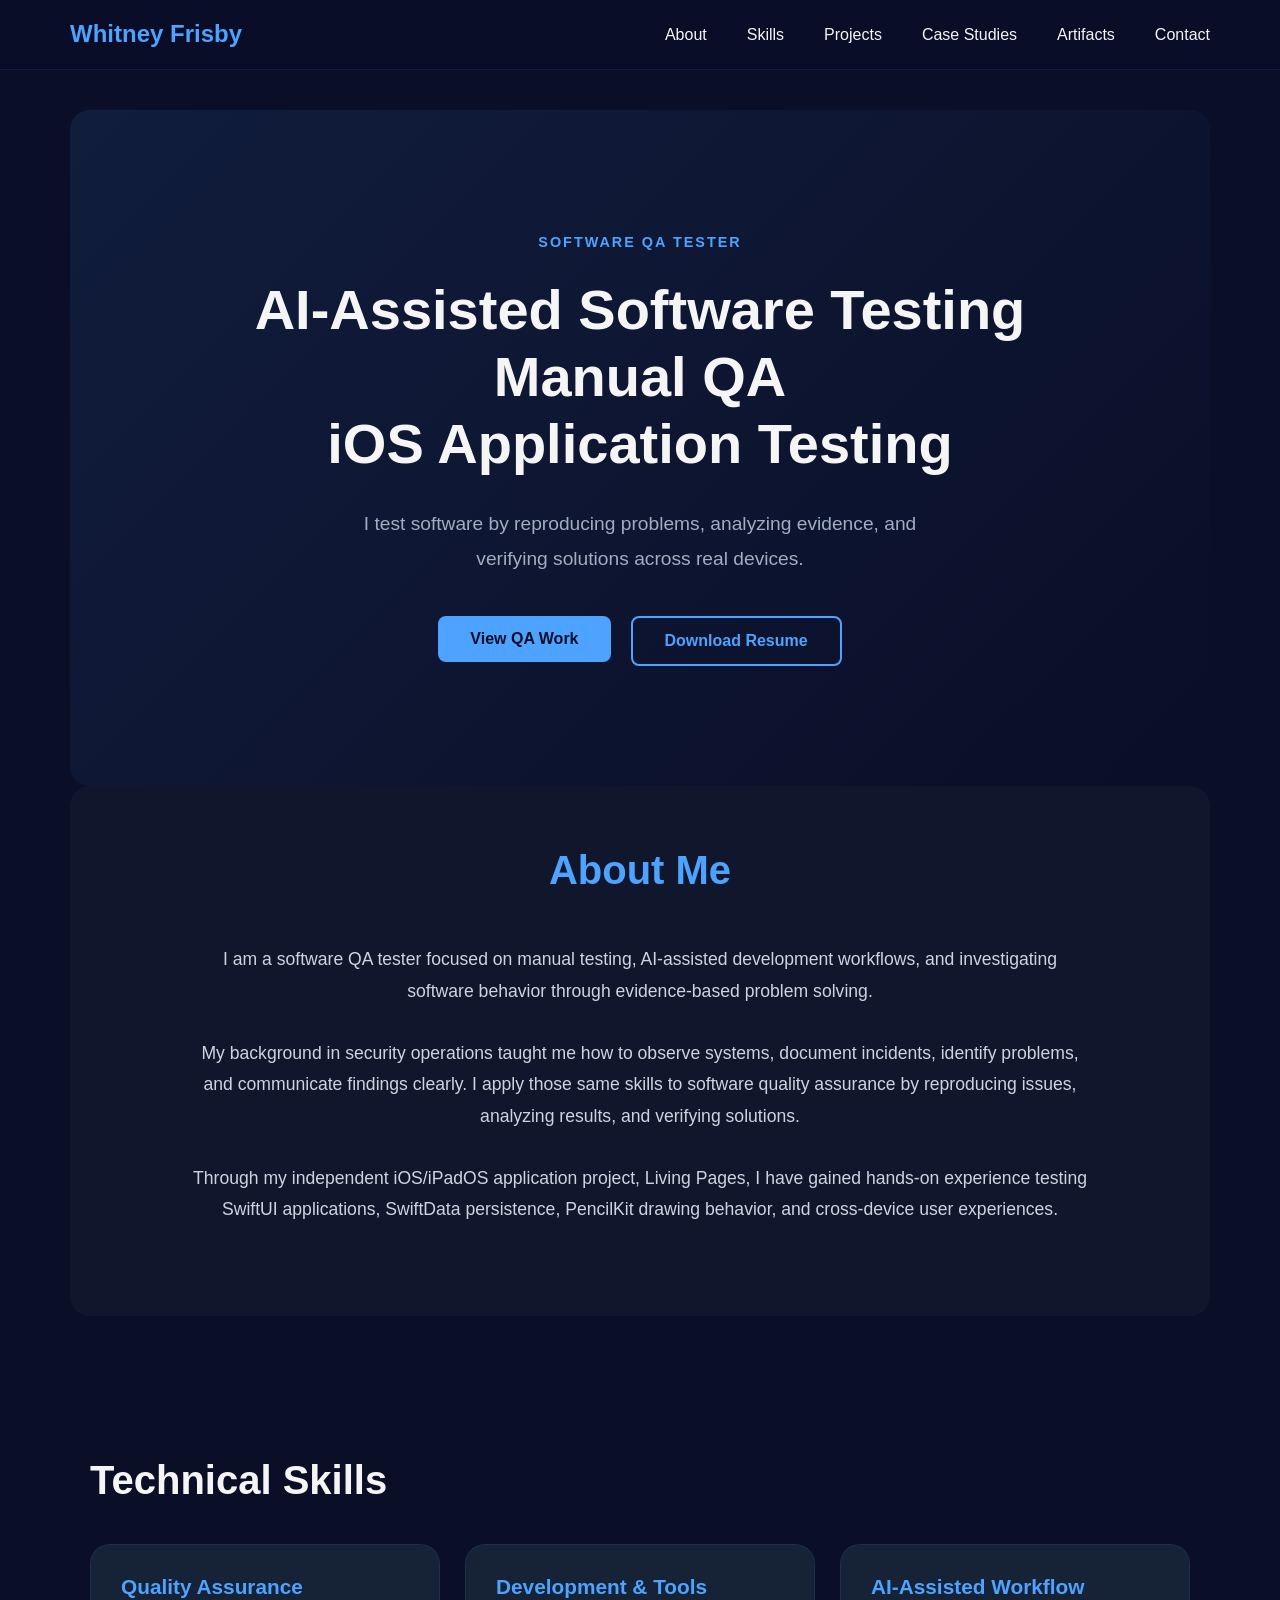
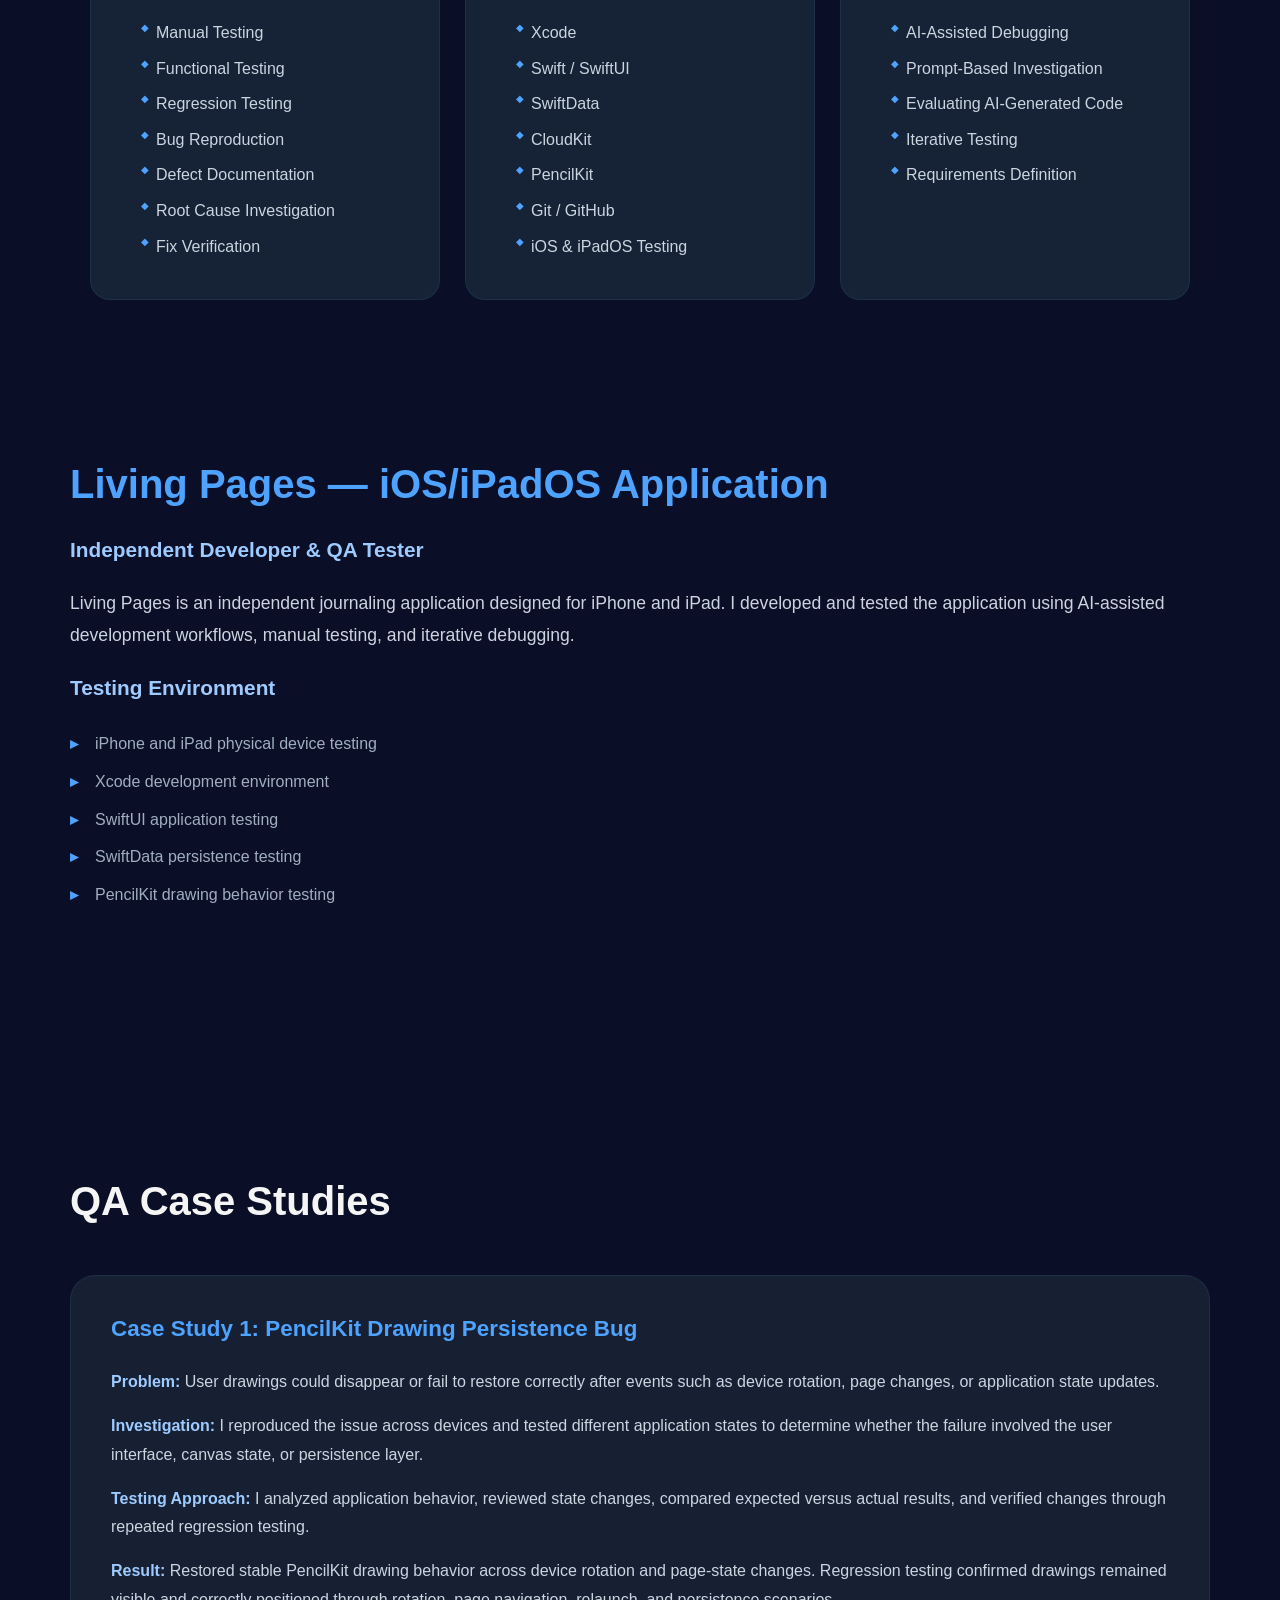
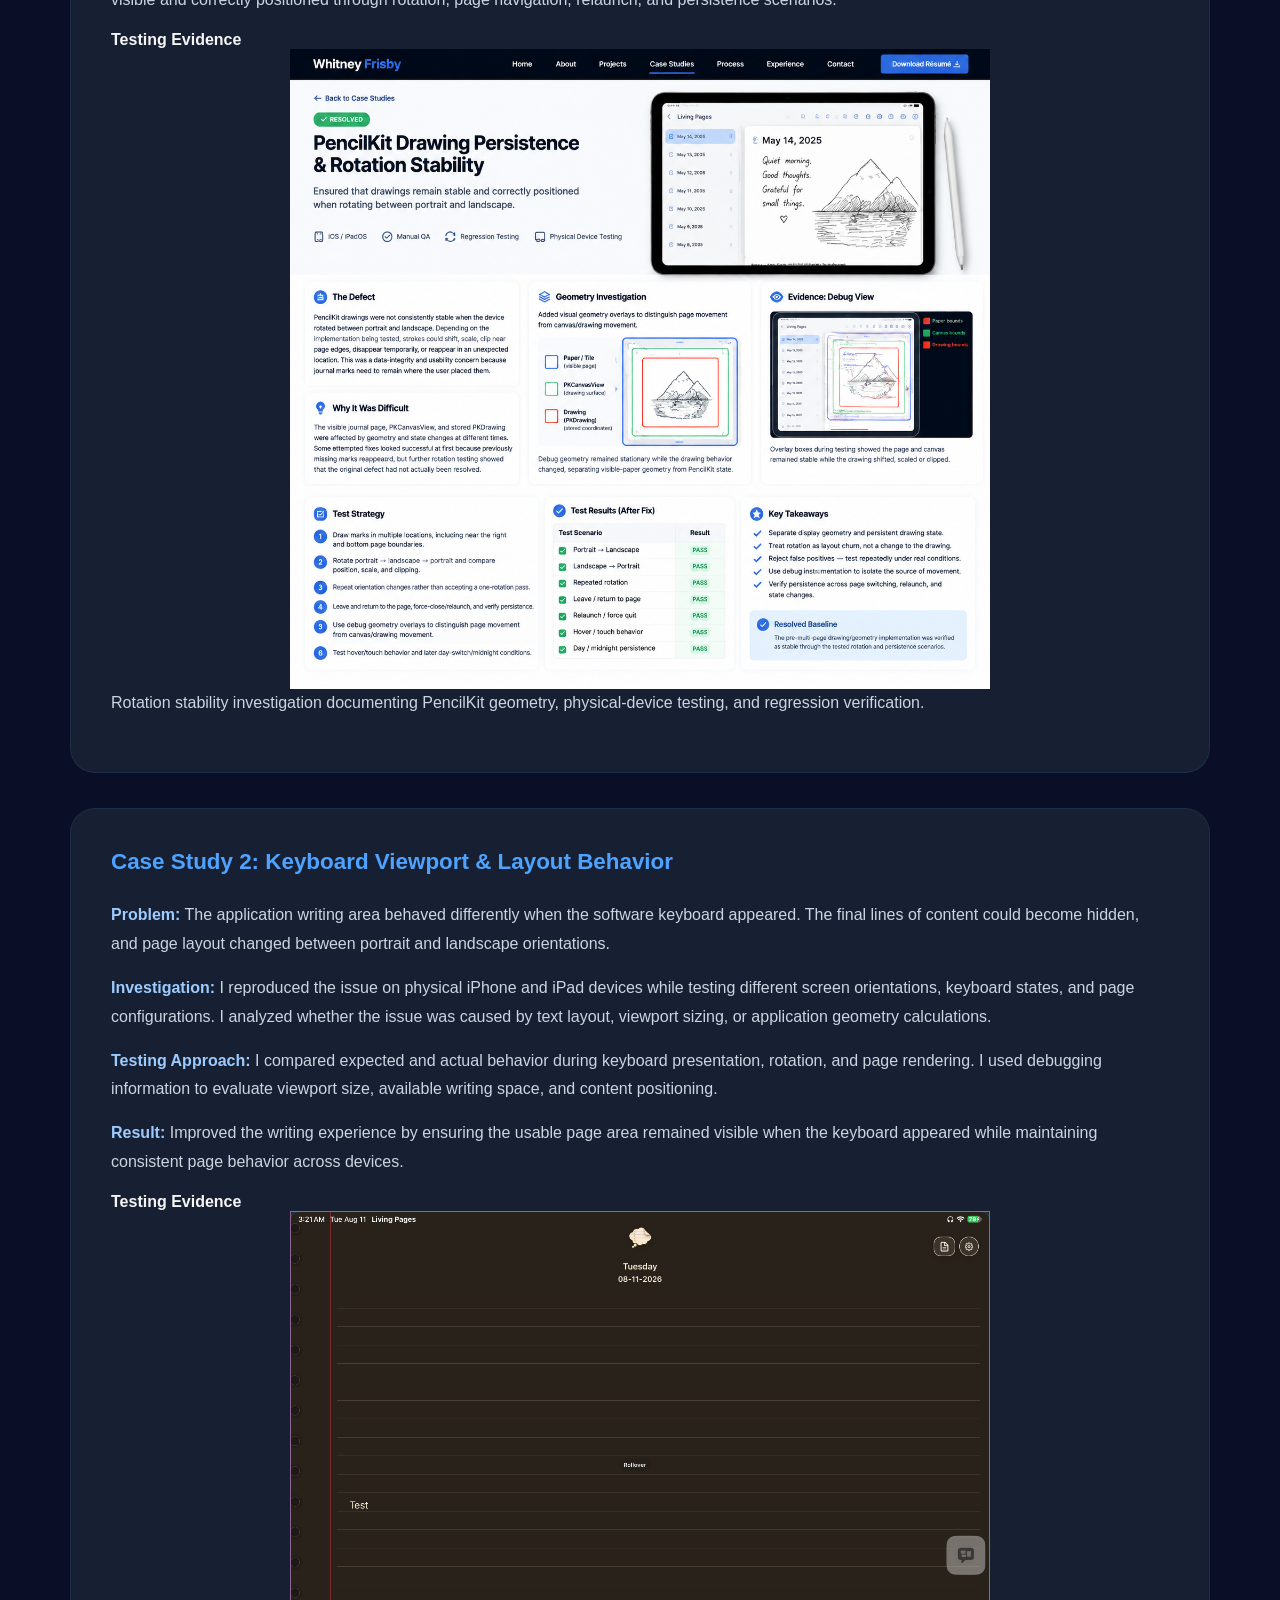
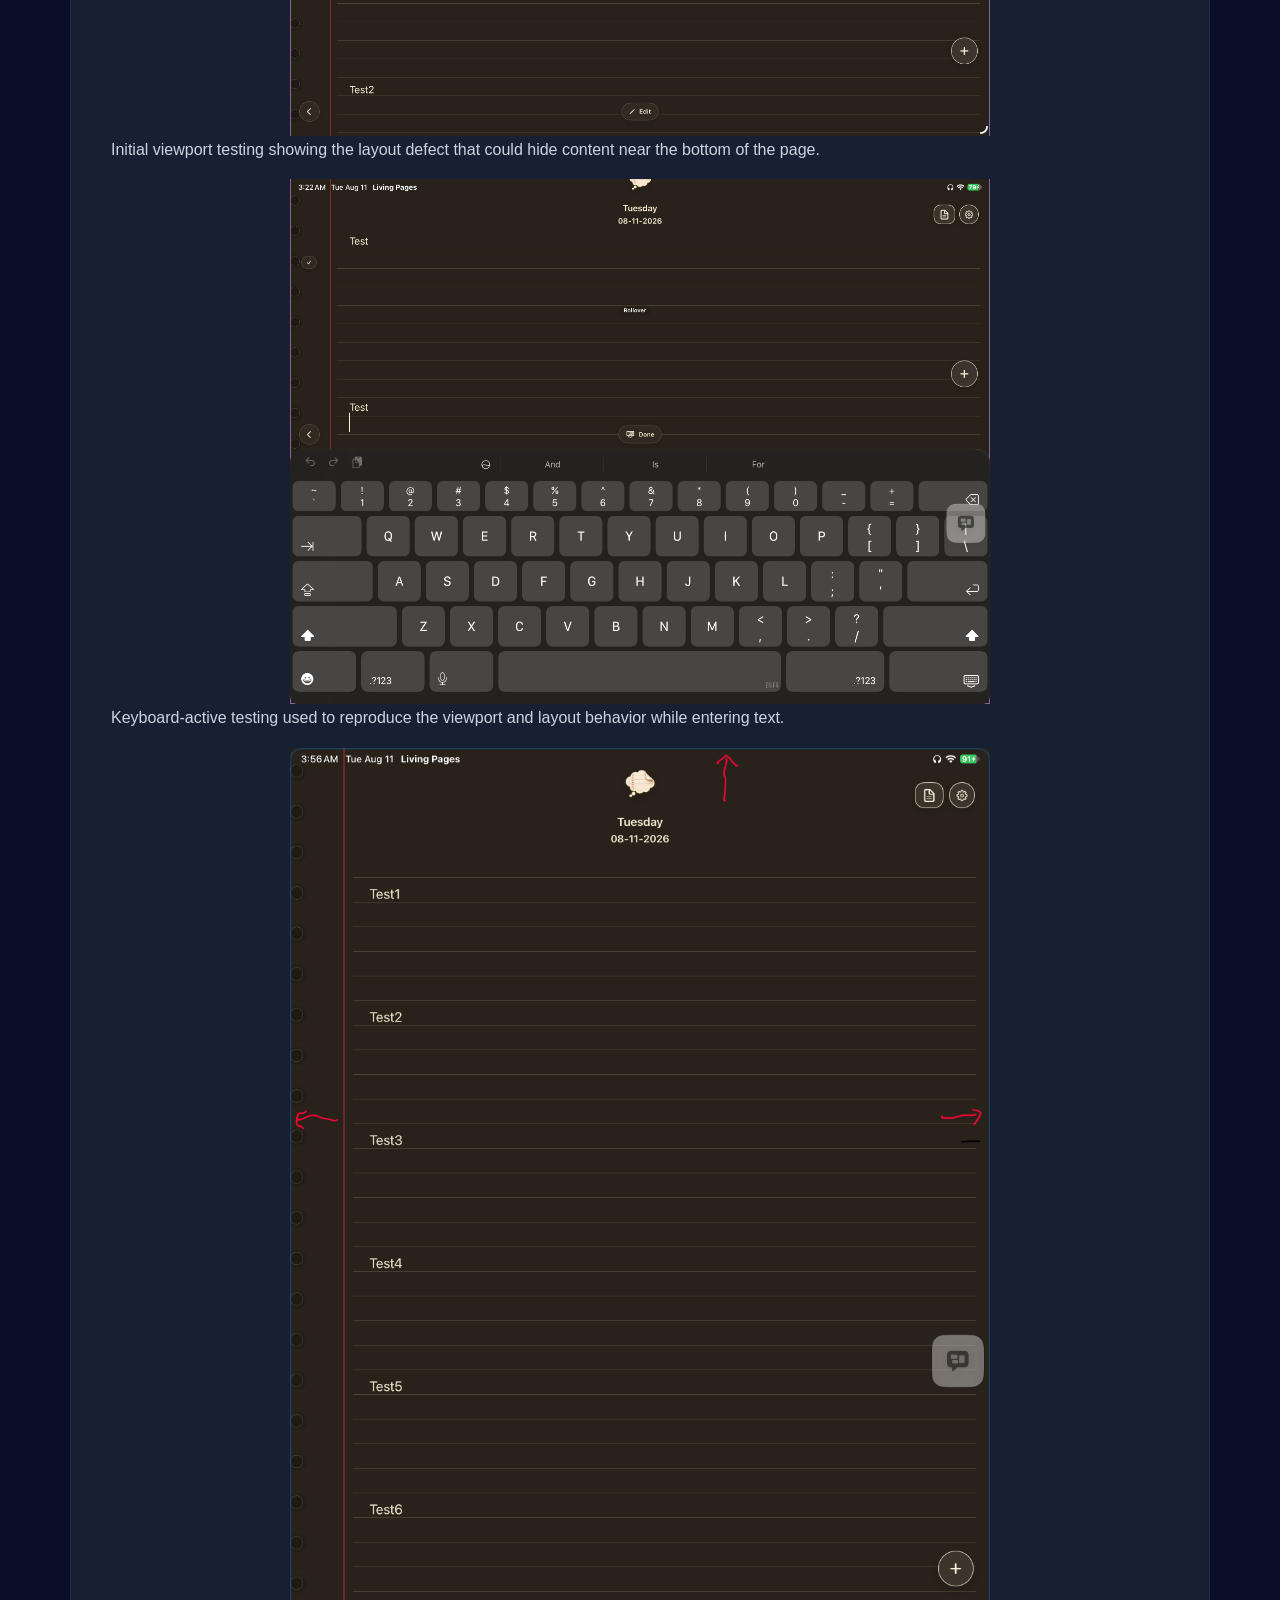
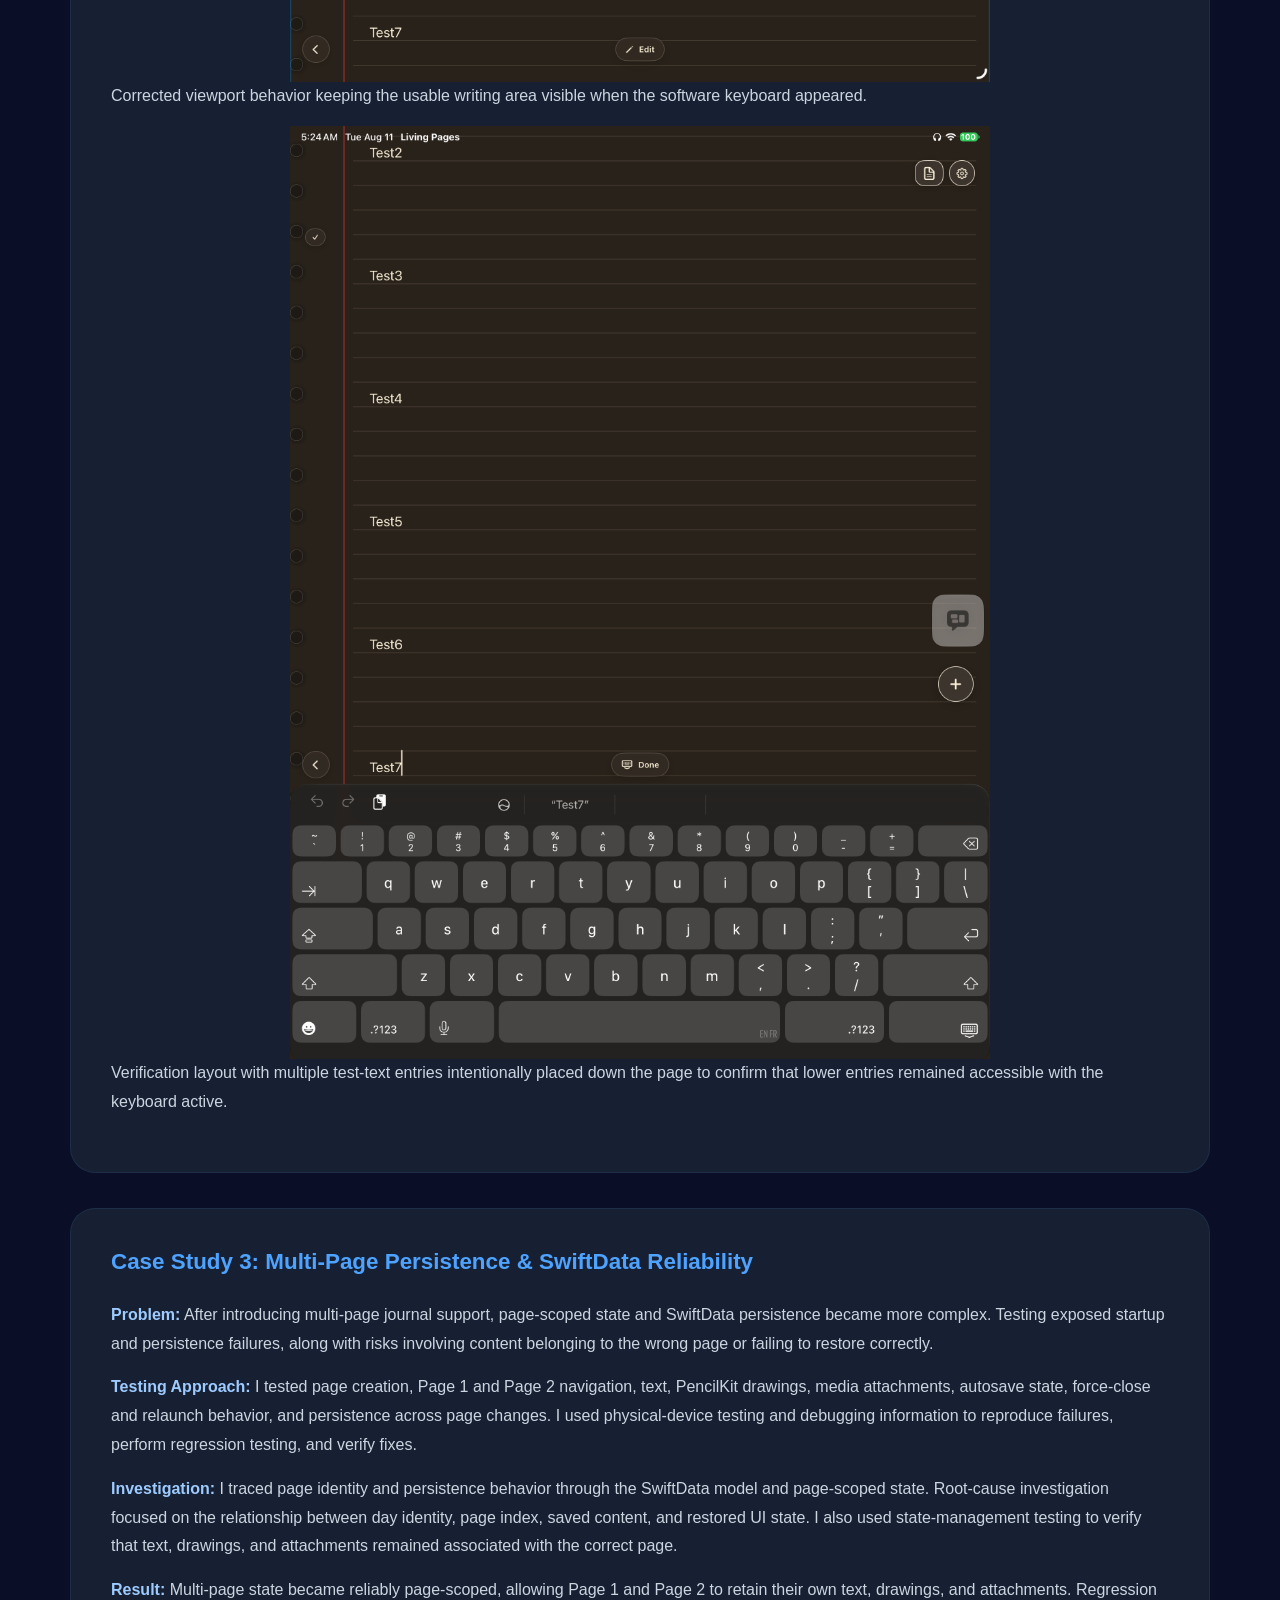
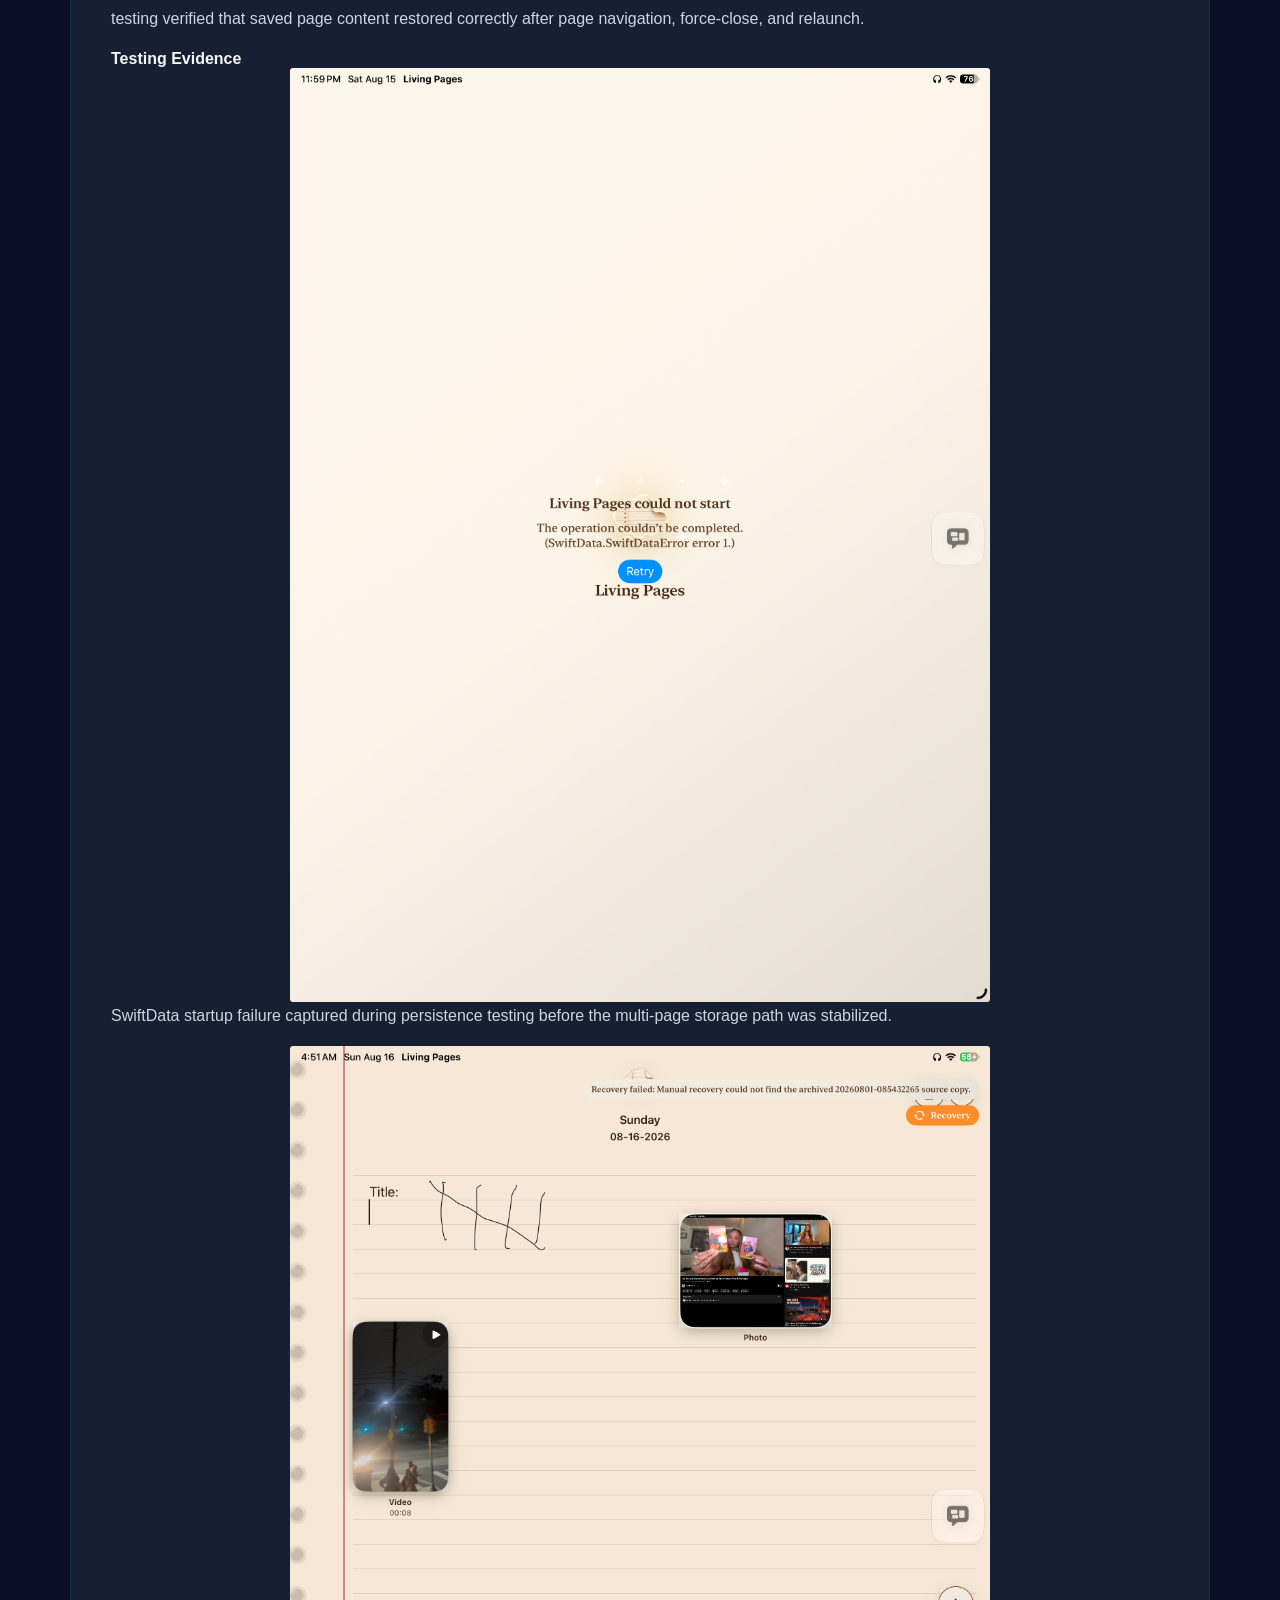
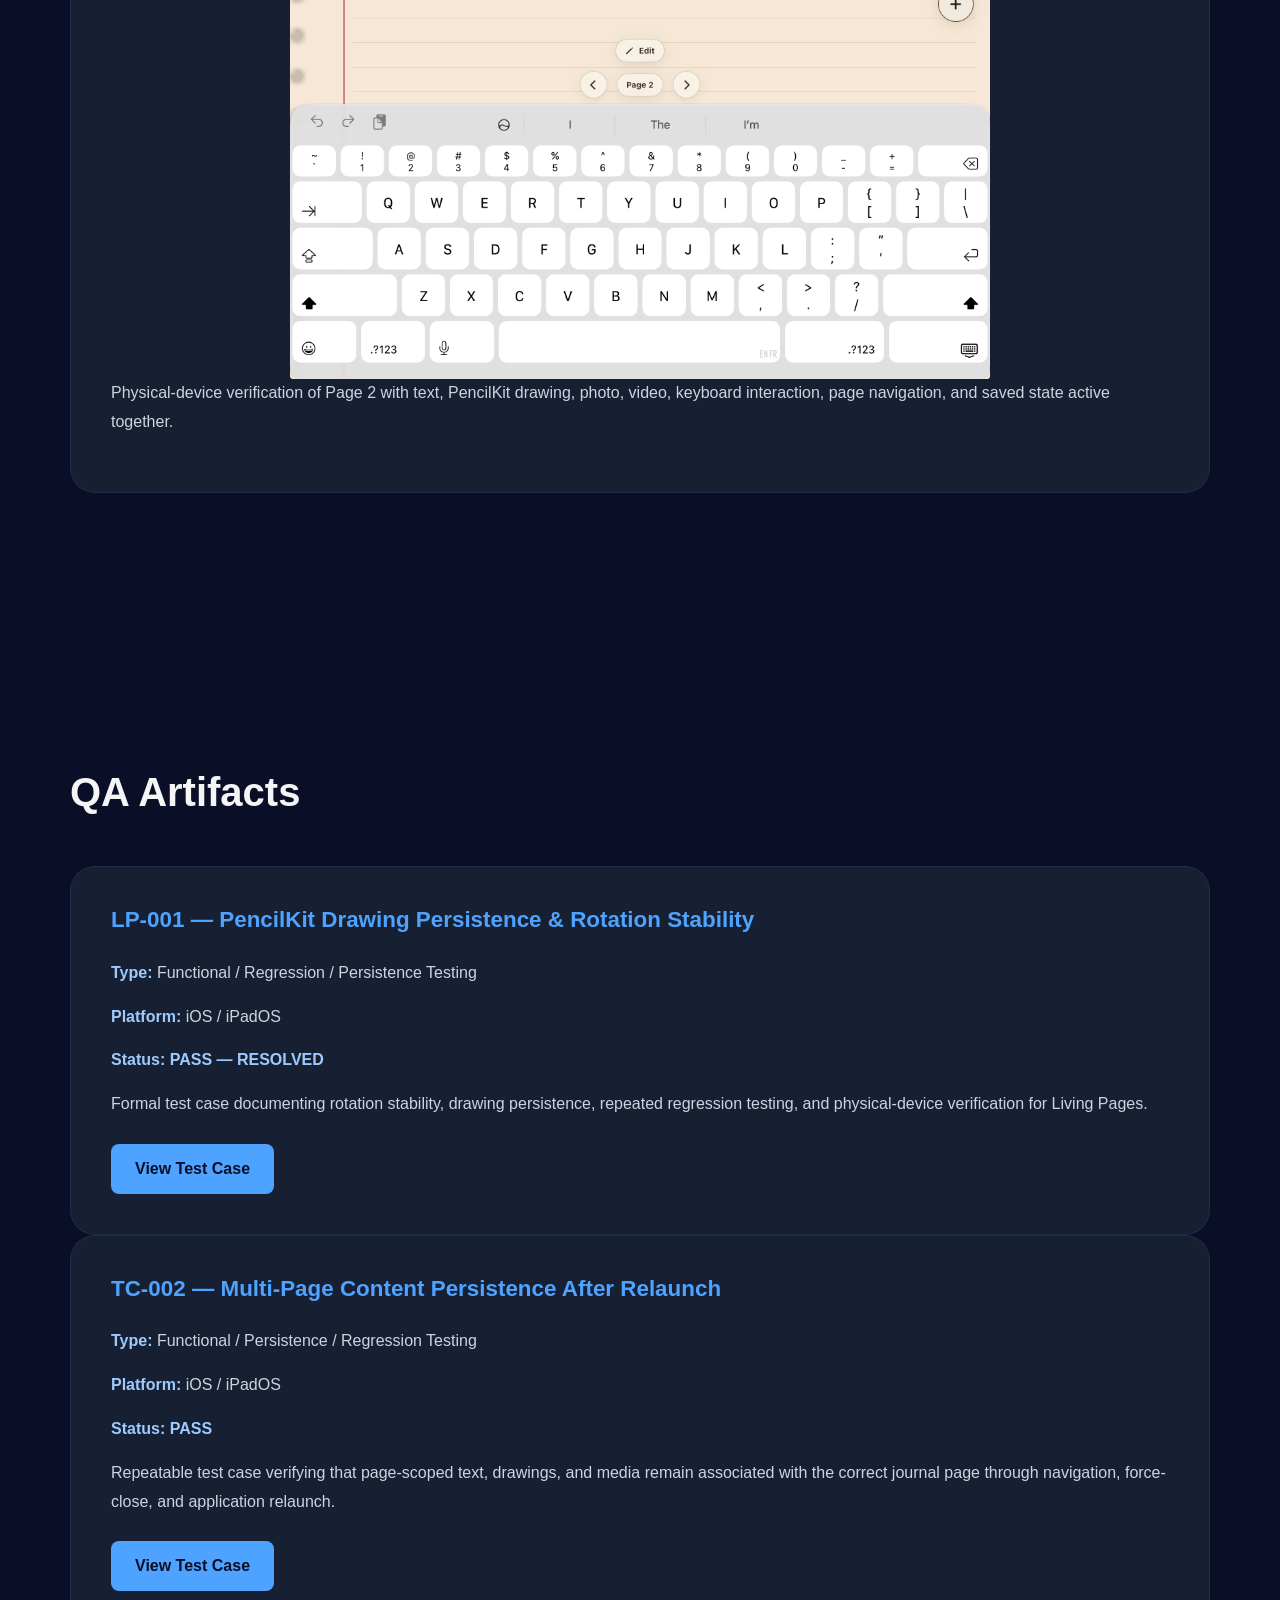
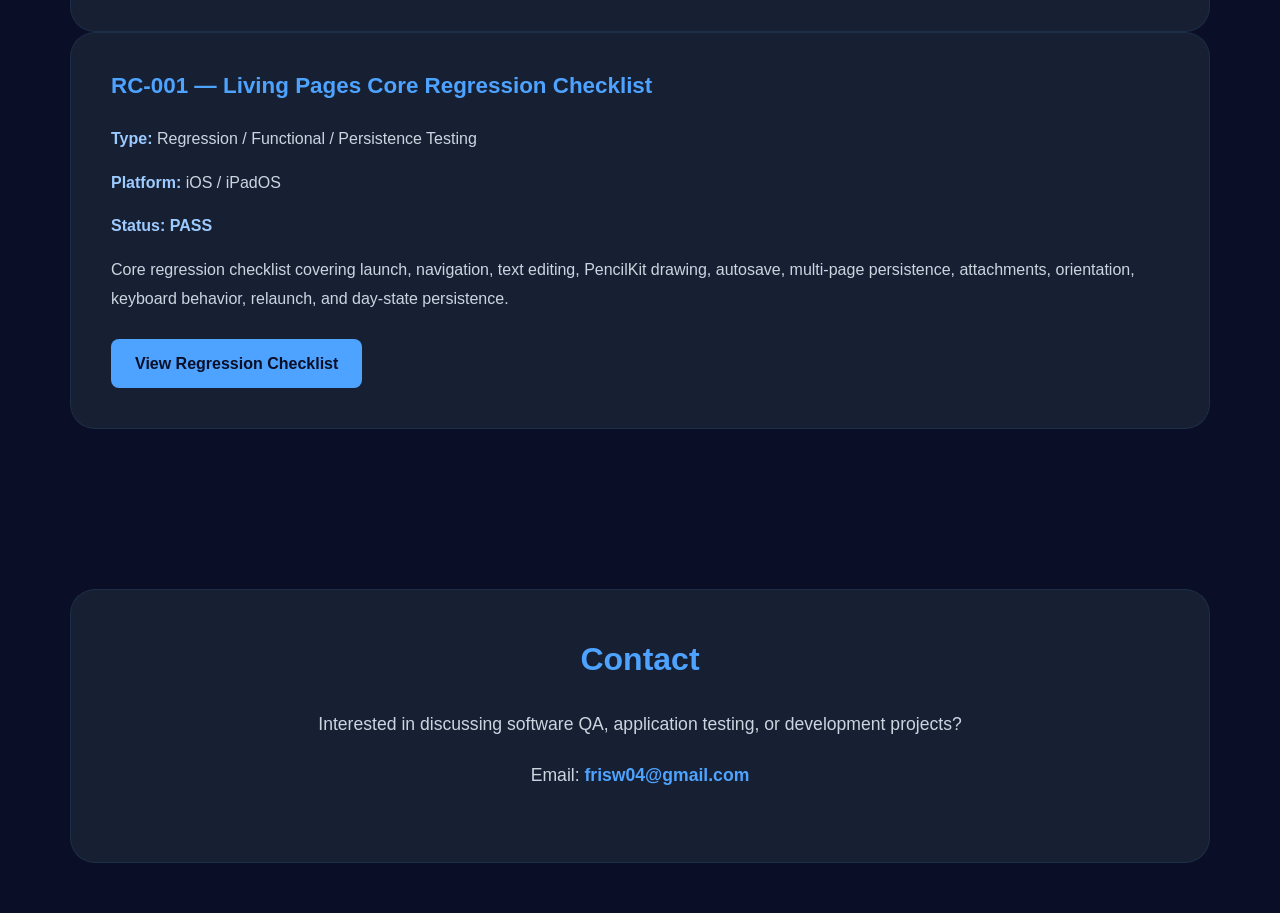
<file: index.html>
<!DOCTYPE html>

<head>

<meta charset="UTF-8">

<meta name="viewport" content="width=device-width, initial-scale=1.0">

<title>
Whitney Frisby | Software QA Tester
</title>

<link rel="stylesheet" href="css/style.css">

</head>


<body>


<header>

<nav>

<h2>
Whitney Frisby
</h2>


<ul>

<li>
<a href="#about">About</a>
</li>

<li>
<a href="#skills">Skills</a>
</li>

<li>
<a href="#projects">Projects</a>
</li>

<li>
<a href="#case-studies">Case Studies</a>
</li>

<li>
<a href="#qa-artifacts">Artifacts</a>
</li>

<li>
<a href="#contact">Contact</a>
</li>

</ul>


</nav>

</header>



<main>


<section id="hero">


<p>
SOFTWARE QA TESTER
</p>



<h1>
AI-Assisted Software Testing
<br>
Manual QA
<br>
iOS Application Testing
</h1>



<p>

I test software by reproducing problems,
analyzing evidence, and verifying solutions
across real devices.

</p>



<div>


<a href="#case-studies">

<button>
View QA Work
</button>

</a>



<a href="documents/Whitney_Frisby_QA_AI_Testing_Resume.pdf">

<button>
Download Resume
</button>

</a>


</div>


</section>


<section id="about">

<h2>
About Me
</h2>


<p>

I am a software QA tester focused on manual testing,
AI-assisted development workflows, and investigating
software behavior through evidence-based problem solving.

</p>


<p>

My background in security operations taught me how to
observe systems, document incidents, identify problems,
and communicate findings clearly. I apply those same
skills to software quality assurance by reproducing
issues, analyzing results, and verifying solutions.

</p>


<p>

Through my independent iOS/iPadOS application project,
Living Pages, I have gained hands-on experience testing
SwiftUI applications, SwiftData persistence, PencilKit
drawing behavior, and
cross-device user experiences.

</p>


</section>
<section id="skills">

<h2>
Technical Skills
</h2>


<div class="skills-container">


<div class="skill-card">

<h3>
Quality Assurance
</h3>

<ul>

<li>Manual Testing</li>

<li>Functional Testing</li>

<li>Regression Testing</li>

<li>Bug Reproduction</li>

<li>Defect Documentation</li>

<li>Root Cause Investigation</li>

<li>Fix Verification</li>

</ul>

</div>



<div class="skill-card">

<h3>
Development & Tools
</h3>

<ul>

<li>Xcode</li>

<li>Swift / SwiftUI</li>

<li>SwiftData</li>

<li>CloudKit</li>

<li>PencilKit</li>

<li>Git / GitHub</li>

<li>iOS & iPadOS Testing</li>

</ul>

</div>



<div class="skill-card">

<h3>
AI-Assisted Workflow
</h3>

<ul>

<li>AI-Assisted Debugging</li>

<li>Prompt-Based Investigation</li>

<li>Evaluating AI-Generated Code</li>

<li>Iterative Testing</li>

<li>Requirements Definition</li>

</ul>

</div>


</div>


</section>
<section id="projects">

<h2>
Living Pages — iOS/iPadOS Application
</h2>


<h3>
Independent Developer & QA Tester
</h3>


<p>

Living Pages is an independent journaling application
designed for iPhone and iPad. I developed and tested
the application using AI-assisted development workflows,
manual testing, and iterative debugging.

</p>


<h3>
Testing Environment
</h3>

<ul>

<li>iPhone and iPad physical device testing</li>

<li>Xcode development environment</li>

<li>SwiftUI application testing</li>

<li>SwiftData persistence testing</li>

<li>PencilKit drawing behavior testing</li>

</ul>

</section>

<section id="case-studies">

<h2>
QA Case Studies
</h2>

<div class="case-study-card">
    <h3>
    Case Study 1: PencilKit Drawing Persistence Bug
    </h3>


    <p>

    <strong>Problem:</strong>

    User drawings could disappear or fail to restore
    correctly after events such as device rotation,
    page changes, or application state updates.

    </p>


    <p>

    <strong>Investigation:</strong>

    I reproduced the issue across devices and tested
    different application states to determine whether
    the failure involved the user interface, canvas
    state, or persistence layer.

    </p>


    <p>

    <strong>Testing Approach:</strong>

    I analyzed application behavior, reviewed state
    changes, compared expected versus actual results,
    and verified changes through repeated regression
    testing.

    </p>


    <p>

    <strong>Result:</strong>

    Restored stable PencilKit drawing behavior across device rotation and page-state changes.
    Regression testing confirmed drawings remained visible and correctly positioned through rotation,
    page navigation, relaunch, and persistence scenarios.

    </p>

    <div class="evidence">
        <h4>Testing Evidence</h4>
        <img
            src="images/pencilkit-rotation-case-study/living-pages-rotation-stability-case-study.png"
            alt="Living Pages PencilKit rotation stability testing evidence"
            style="width: 100%; max-width: 700px; height: auto; display: block; margin: 0 auto;"
        >
        <p class="evidence-caption">
            Rotation stability investigation documenting PencilKit geometry,
            physical-device testing, and regression verification.
        </p>
    </div>
</div>

<div class="case-study-card">
    <h3>Case Study 2: Keyboard Viewport & Layout Behavior</h3>

    <p>
    <strong>Problem:</strong> 
    The application writing area behaved differently when the software keyboard appeared.
    The final lines of content could become hidden, and page layout changed between portrait
    and landscape orientations.
    </p>

    <p>
    <strong>Investigation:</strong>
    I reproduced the issue on physical iPhone and iPad devices while testing different
    screen orientations, keyboard states, and page configurations. I analyzed whether the
    issue was caused by text layout, viewport sizing, or application geometry calculations.
    </p>

    <p>
    <strong>Testing Approach:</strong>
    I compared expected and actual behavior during keyboard presentation, rotation,
    and page rendering. I used debugging information to evaluate viewport size,
    available writing space, and content positioning.
    </p>

    <p>
    <strong>Result:</strong>
    Improved the writing experience by ensuring the usable page area remained visible
    when the keyboard appeared while maintaining consistent page behavior across devices.
    </p>

    <div class="evidence">
        <h4>Testing Evidence</h4>

        <img
            src="images/    keyboard-viewport-case-study/01-viewport-defect.PNG"
            alt="Viewport defect with lower writing content hidden"
            style="width: 100%; max-width: 700px; height: auto; display: block; margin: 0 auto;"
        >
        <p class="evidence-caption">
            Initial viewport testing showing the layout defect that could hide content near the bottom of the page.
        </p>

        <img
            src="images/    keyboard-viewport-case-study/02-keyboard-active.PNG"
            alt="Keyboard-active viewport testing"
            style="width: 100%; max-width: 700px; height: auto; display: block; margin: 0 auto;"
        >
        <p class="evidence-caption">
            Keyboard-active testing used to reproduce the viewport and layout behavior while entering text.
        </p>

        <img
            src="images/    keyboard-viewport-case-study/03-viewport-fix verified.png"
            alt="Corrected viewport with writing area remaining visible"
            style="width: 100%; max-width: 700px; height: auto; display: block; margin: 0 auto;"
        >
        <p class="evidence-caption">
            Corrected viewport behavior keeping the usable writing area visible when the software keyboard appeared.
        </p>

        <img
            src="images/    keyboard-viewport-case-study/04-full-test-layout.PNG"
            alt="Full test layout with multiple lower text entries"
            style="width: 100%; max-width: 700px; height: auto; display: block; margin: 0 auto;"
        >
        <p class="evidence-caption">
            Verification layout with multiple test-text entries intentionally placed down the page to confirm that lower entries remained accessible with the keyboard active.
        </p>
    </div>
    </div>

<div class="case-study-card">
    <h3>Case Study 3: Multi-Page Persistence &amp; SwiftData Reliability</h3>

    <p>
    <strong>Problem:</strong>
    After introducing multi-page journal support, page-scoped state and SwiftData
    persistence became more complex. Testing exposed startup and persistence failures,
    along with risks involving content belonging to the wrong page or failing to restore correctly.
    </p>

    <p>
    <strong>Testing Approach:</strong>
    I tested page creation, Page 1 and Page 2 navigation, text, PencilKit drawings,
    media attachments, autosave state, force-close and relaunch behavior, and persistence
    across page changes. I used physical-device testing and debugging information to
    reproduce failures, perform regression testing, and verify fixes.
    </p>

    <p>
    <strong>Investigation:</strong>
    I traced page identity and persistence behavior through the SwiftData model and
    page-scoped state. Root-cause investigation focused on the relationship between day
    identity, page index, saved content, and restored UI state. I also used state-management
    testing to verify that text, drawings, and attachments remained associated with the correct page.
    </p>

    <p>
    <strong>Result:</strong>
    Multi-page state became reliably page-scoped, allowing Page 1 and Page 2 to retain their own text,
    drawings, and attachments. Regression testing verified that saved page content restored correctly
    after page navigation, force-close, and relaunch.
    </p>

    <div class="evidence">
        <h4>Testing Evidence</h4>

        <img
            src="images/multipage-persistence-case-study/01-swiftdata-startup-failure.png"
            alt="SwiftData startup failure captured during persistence testing"
            style="width: 100%; max-width: 700px; height: auto; display: block; margin: 0 auto;"
        >
        <p class="evidence-caption">
            SwiftData startup failure captured during persistence testing before the multi-page storage path was stabilized.
        </p>

        <img
            src="images/multipage-persistence-case-study/02-page-2-persistence-verified.png"
            alt="Physical-device verification of Page 2 persistence"
            style="width: 100%; max-width: 700px; height: auto; display: block; margin: 0 auto;"
        >
        <p class="evidence-caption">
            Physical-device verification of Page 2 with text, PencilKit drawing, photo, video, keyboard interaction, page navigation, and saved state active together.
        </p>
    </div>
</div>
</section>

<section id="qa-artifacts">

<h2>
QA Artifacts
</h2>

<div class="qa-artifact-card">
    <h3>
    LP-001 — PencilKit Drawing Persistence &amp; Rotation Stability
    </h3>

    <p><strong>Type:</strong> Functional / Regression / Persistence Testing</p>

    <p><strong>Platform:</strong> iOS / iPadOS</p>

    <p><strong>Status:</strong> <span class="artifact-status">PASS — RESOLVED</span></p>

    <p>
    Formal test case documenting rotation stability, drawing persistence,
    repeated regression testing, and physical-device verification for Living Pages.
    </p>

    <a class="artifact-button" href="pages/lp-001-test-case.html">
    View Test Case
    </a>
</div>

<div class="qa-artifact-card">
    <h3>
    TC-002 — Multi-Page Content Persistence After Relaunch
    </h3>

    <p><strong>Type:</strong> Functional / Persistence / Regression Testing</p>

    <p><strong>Platform:</strong> iOS / iPadOS</p>

    <p><strong>Status:</strong> <span class="artifact-status">PASS</span></p>

    <p>
    Repeatable test case verifying that page-scoped text, drawings, and media remain associated
    with the correct journal page through navigation, force-close, and application relaunch.
    </p>

    <a class="artifact-button" href="pages/tc-002-page-persistence.html">
    View Test Case
    </a>
</div>

<div class="qa-artifact-card">
    <h3>
    RC-001 — Living Pages Core Regression Checklist
    </h3>

    <p><strong>Type:</strong> Regression / Functional / Persistence Testing</p>

    <p><strong>Platform:</strong> iOS / iPadOS</p>

    <p><strong>Status:</strong> <span class="artifact-status">PASS</span></p>

    <p>
    Core regression checklist covering launch, navigation, text editing, PencilKit drawing,
    autosave, multi-page persistence, attachments, orientation, keyboard behavior, relaunch,
    and day-state persistence.
    </p>

    <a class="artifact-button" href="pages/rc-001-living-pages-regression-checklist.html">
    View Regression Checklist
    </a>
</div>

</section>

<section id="contact">

    <h2>Contact</h2>

    <p>
        Interested in discussing software QA, application testing,
        or development projects?
    </p>

    <p>
        Email: <a href="mailto:frisw04@gmail.com">frisw04@gmail.com</a>
    </p>

</section>
</main>



</body>

</html>
</file>
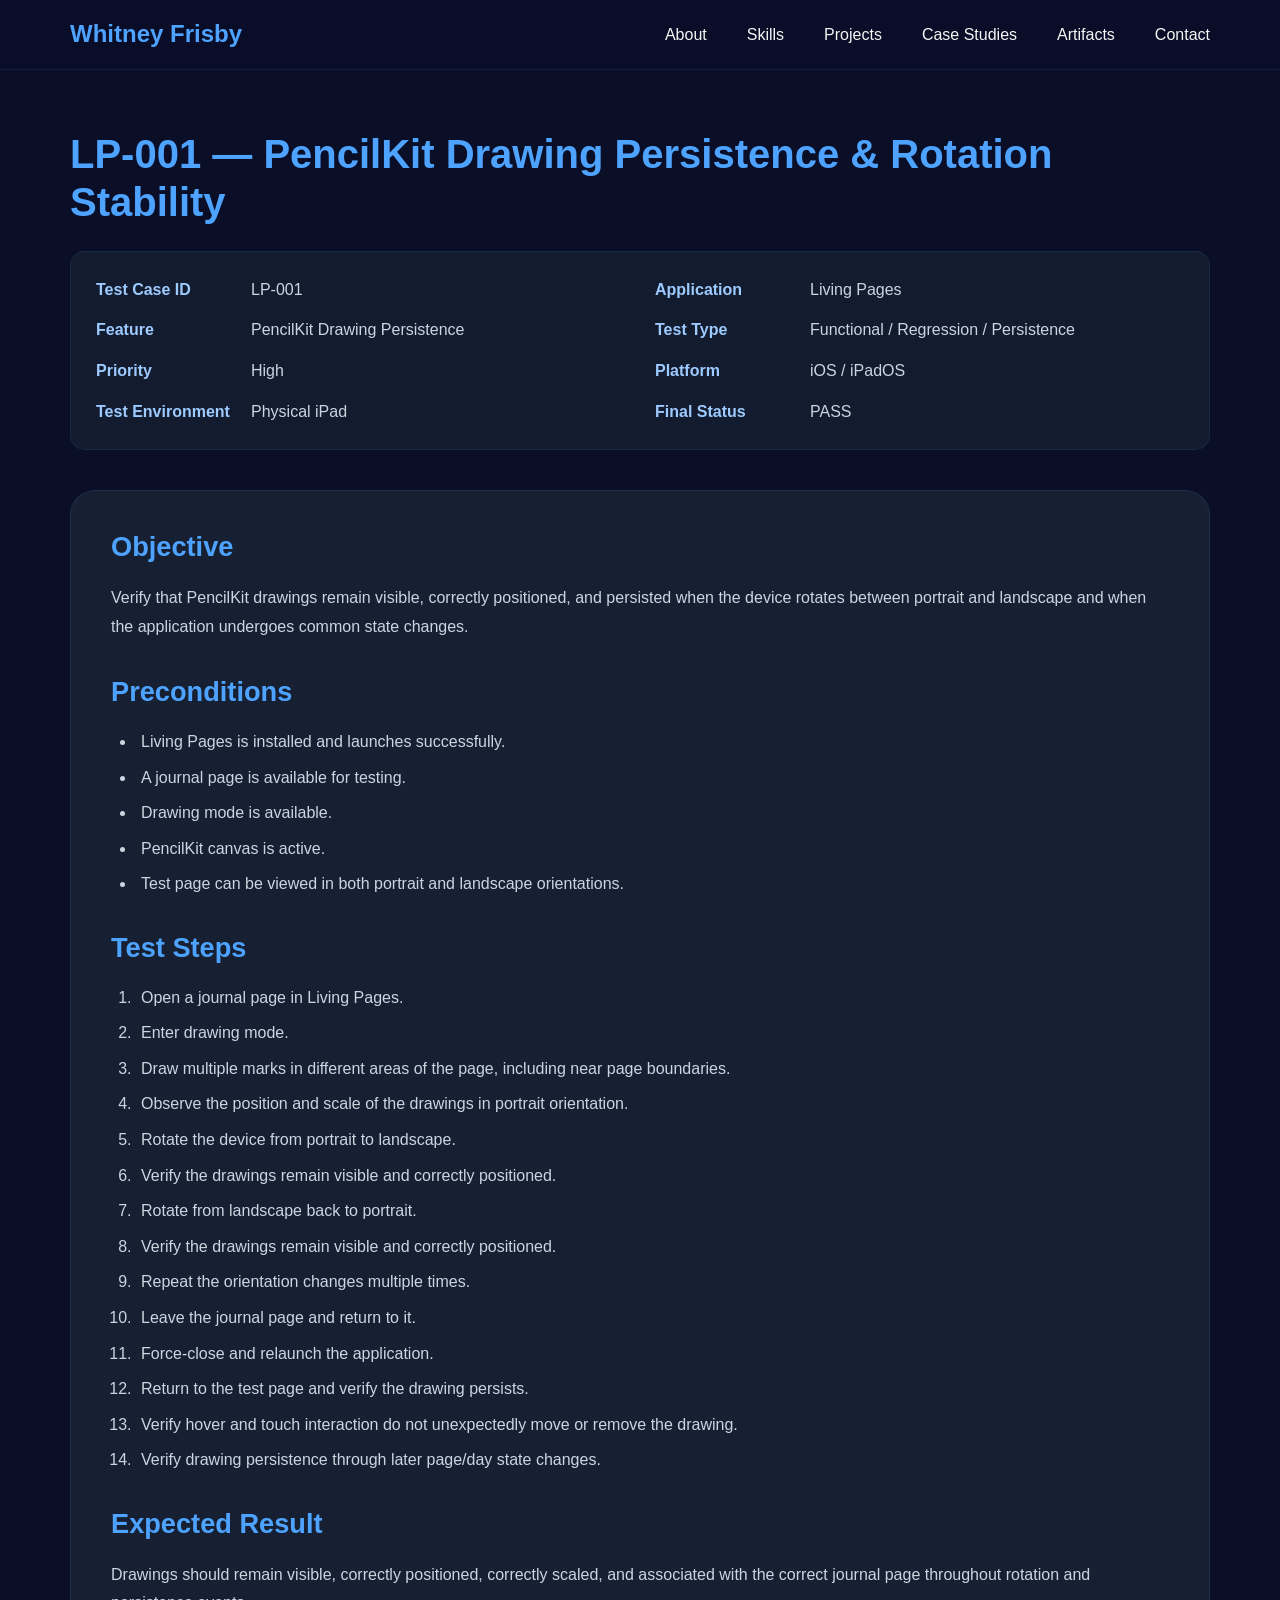
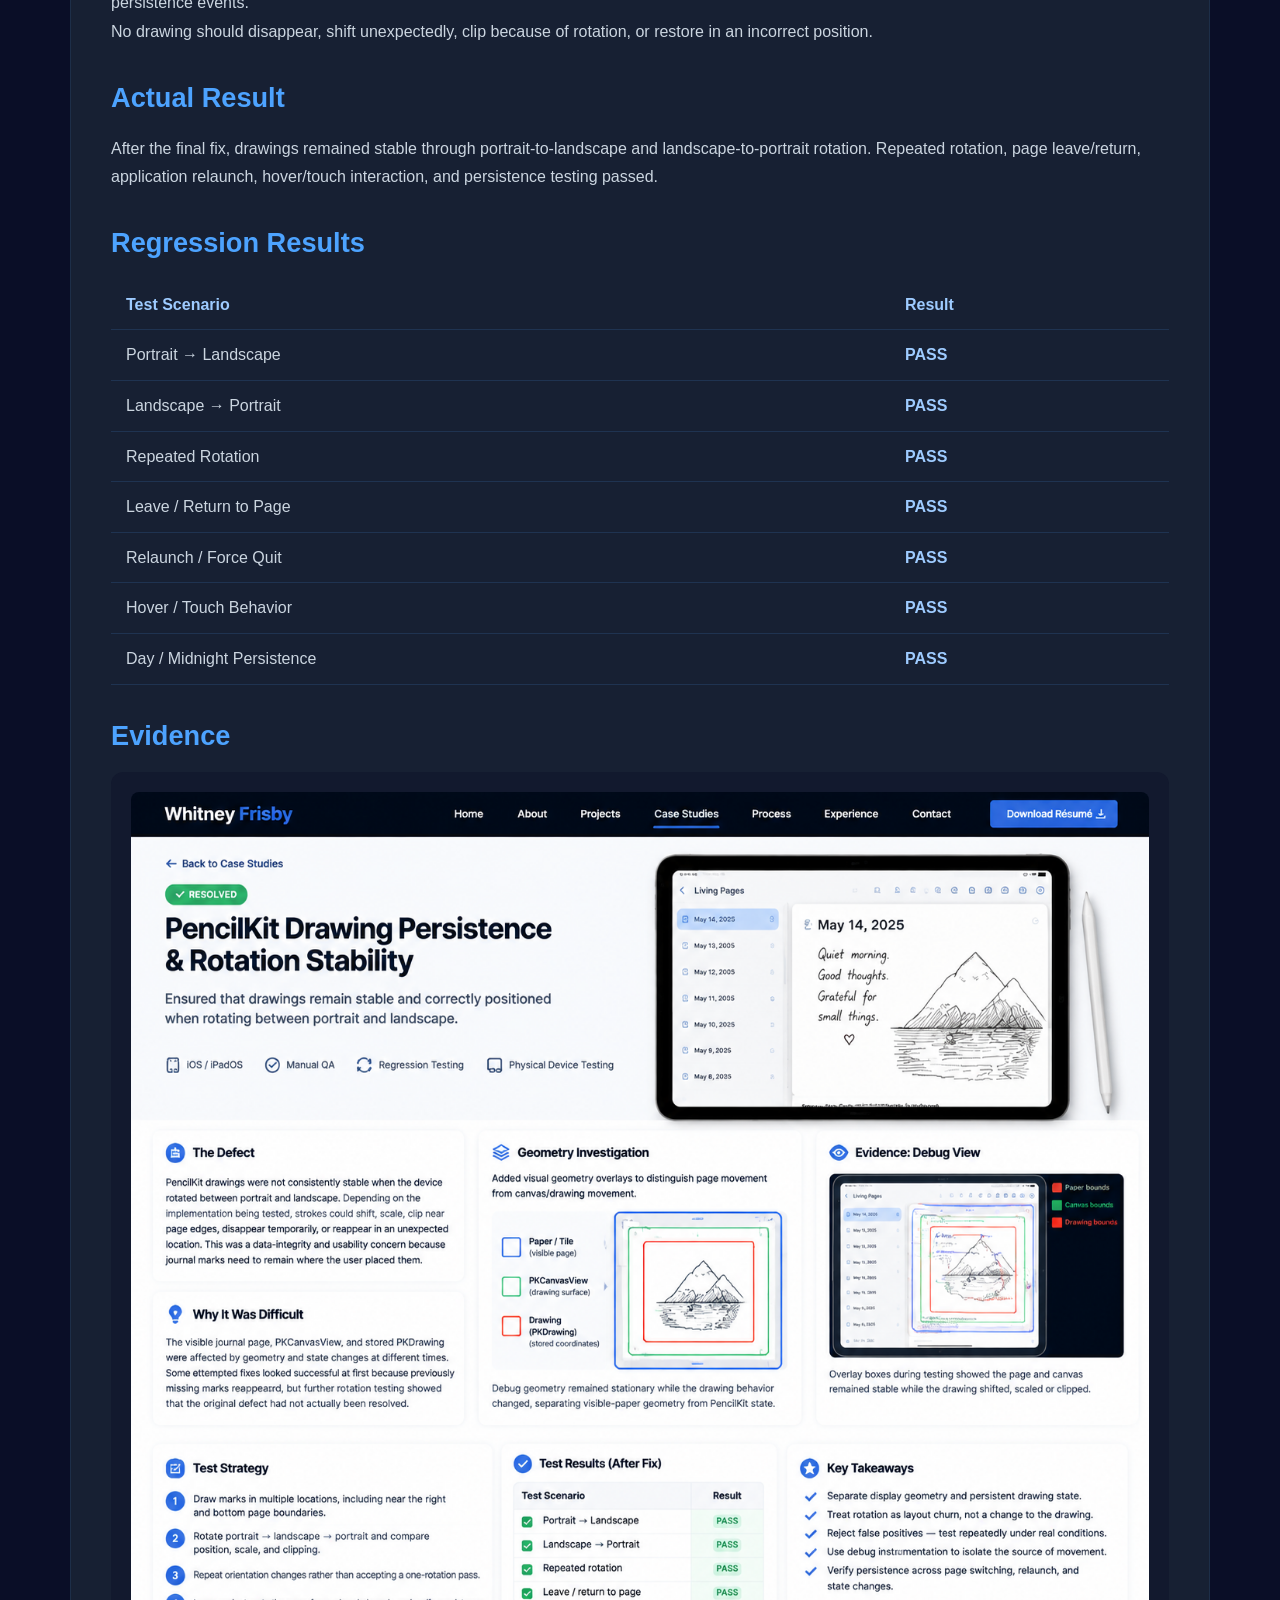
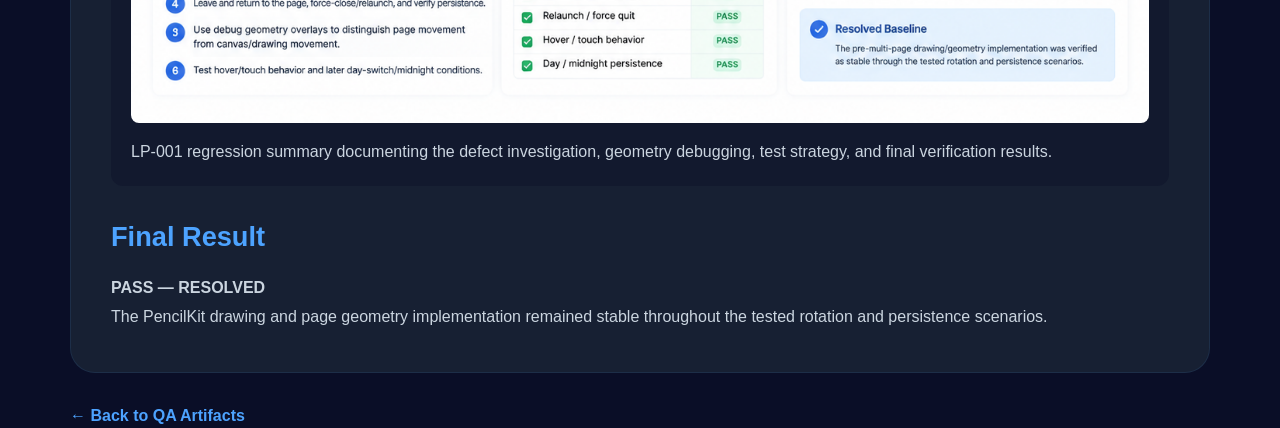
<file: pages/lp-001-test-case.html>
<!DOCTYPE html>

<html lang="en">
<head>
<meta charset="UTF-8">
<meta name="viewport" content="width=device-width, initial-scale=1.0">
<title>LP-001 Test Case | Whitney Frisby</title>
<link rel="stylesheet" href="../css/style.css">
</head>

<body>

<header>
<nav>
<h2>Whitney Frisby</h2>
<ul>
<li><a href="../index.html#about">About</a></li>
<li><a href="../index.html#skills">Skills</a></li>
<li><a href="../index.html#projects">Projects</a></li>
<li><a href="../index.html#case-studies">Case Studies</a></li>
<li><a href="../index.html#qa-artifacts">Artifacts</a></li>
<li><a href="../index.html#contact">Contact</a></li>
</ul>
</nav>
</header>

<main id="test-case-page">

<div class="test-case-header">
<h1>LP-001 — PencilKit Drawing Persistence &amp; Rotation Stability</h1>

<dl class="test-case-meta">
<div><dt>Test Case ID</dt><dd>LP-001</dd></div>
<div><dt>Application</dt><dd>Living Pages</dd></div>
<div><dt>Feature</dt><dd>PencilKit Drawing Persistence</dd></div>
<div><dt>Test Type</dt><dd>Functional / Regression / Persistence</dd></div>
<div><dt>Priority</dt><dd>High</dd></div>
<div><dt>Platform</dt><dd>iOS / iPadOS</dd></div>
<div><dt>Test Environment</dt><dd>Physical iPad</dd></div>
<div><dt>Final Status</dt><dd>PASS</dd></div>
</dl>
</div>

<article class="test-case-content">

<h2>Objective</h2>
<p>Verify that PencilKit drawings remain visible, correctly positioned, and persisted when the device rotates between portrait and landscape and when the application undergoes common state changes.</p>

<h2>Preconditions</h2>
<ul>
<li>Living Pages is installed and launches successfully.</li>
<li>A journal page is available for testing.</li>
<li>Drawing mode is available.</li>
<li>PencilKit canvas is active.</li>
<li>Test page can be viewed in both portrait and landscape orientations.</li>
</ul>

<h2>Test Steps</h2>
<ol>
<li>Open a journal page in Living Pages.</li>
<li>Enter drawing mode.</li>
<li>Draw multiple marks in different areas of the page, including near page boundaries.</li>
<li>Observe the position and scale of the drawings in portrait orientation.</li>
<li>Rotate the device from portrait to landscape.</li>
<li>Verify the drawings remain visible and correctly positioned.</li>
<li>Rotate from landscape back to portrait.</li>
<li>Verify the drawings remain visible and correctly positioned.</li>
<li>Repeat the orientation changes multiple times.</li>
<li>Leave the journal page and return to it.</li>
<li>Force-close and relaunch the application.</li>
<li>Return to the test page and verify the drawing persists.</li>
<li>Verify hover and touch interaction do not unexpectedly move or remove the drawing.</li>
<li>Verify drawing persistence through later page/day state changes.</li>
</ol>

<h2>Expected Result</h2>
<p>Drawings should remain visible, correctly positioned, correctly scaled, and associated with the correct journal page throughout rotation and persistence events.</p>
<p>No drawing should disappear, shift unexpectedly, clip because of rotation, or restore in an incorrect position.</p>

<h2>Actual Result</h2>
<p>After the final fix, drawings remained stable through portrait-to-landscape and landscape-to-portrait rotation. Repeated rotation, page leave/return, application relaunch, hover/touch interaction, and persistence testing passed.</p>

<h2>Regression Results</h2>
<table class="test-case-results">
<thead><tr><th>Test Scenario</th><th>Result</th></tr></thead>
<tbody>
<tr><td>Portrait → Landscape</td><td>PASS</td></tr>
<tr><td>Landscape → Portrait</td><td>PASS</td></tr>
<tr><td>Repeated Rotation</td><td>PASS</td></tr>
<tr><td>Leave / Return to Page</td><td>PASS</td></tr>
<tr><td>Relaunch / Force Quit</td><td>PASS</td></tr>
<tr><td>Hover / Touch Behavior</td><td>PASS</td></tr>
<tr><td>Day / Midnight Persistence</td><td>PASS</td></tr>
</tbody>
</table>

<h2>Evidence</h2>
<div class="test-case-evidence">
<img class="test-case-evidence-image" src="../images/qa-artifacts/lp-001-pencilkit-rotation/living-pages-rotation-stability-case-study.png" alt="LP-001 regression summary documenting the defect investigation, geometry debugging, test strategy, and final verification results.">
<p class="test-case-evidence-caption">LP-001 regression summary documenting the defect investigation, geometry debugging, test strategy, and final verification results.</p>
</div>

<h2>Final Result</h2>
<p class="test-case-status">PASS — RESOLVED</p>
<p>The PencilKit drawing and page geometry implementation remained stable throughout the tested rotation and persistence scenarios.</p>

</article>

<a class="back-to-artifacts" href="../index.html#qa-artifacts">← Back to QA Artifacts</a>

</main>

</body>
</html>
</file>
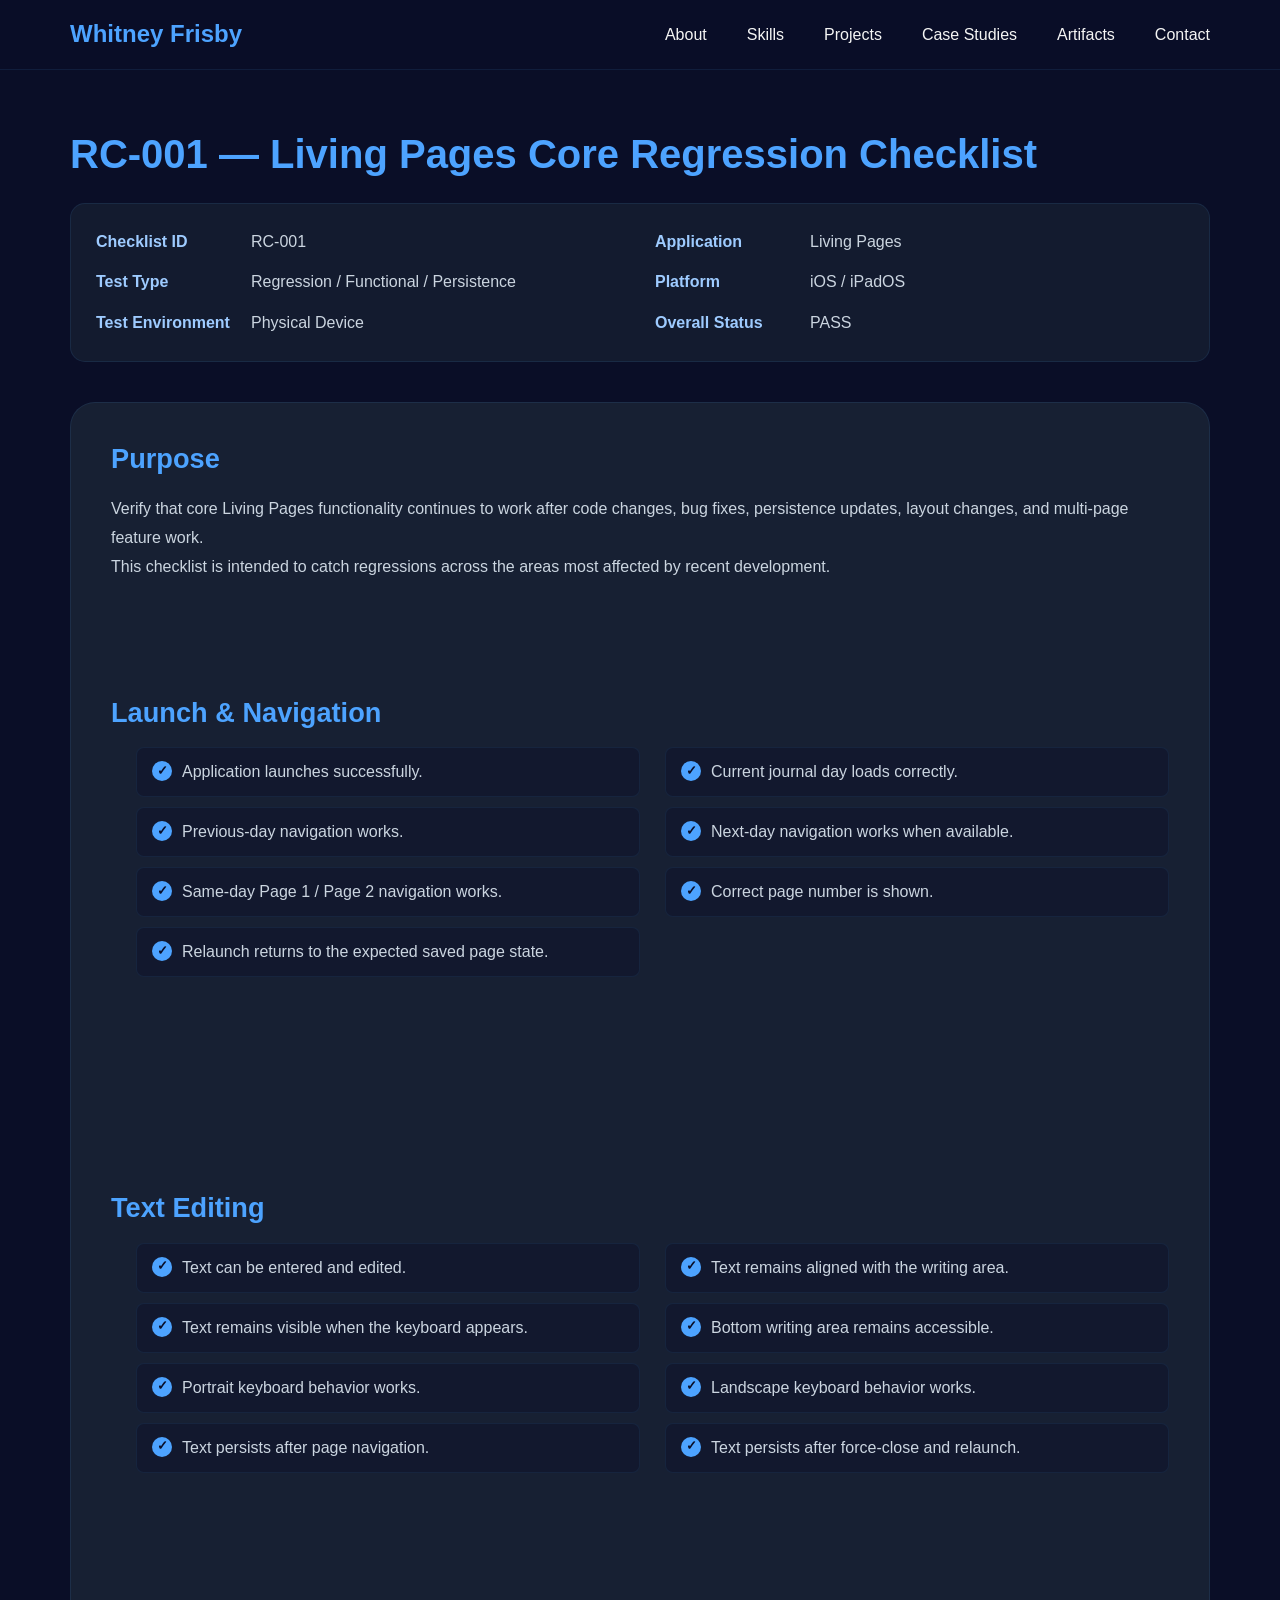
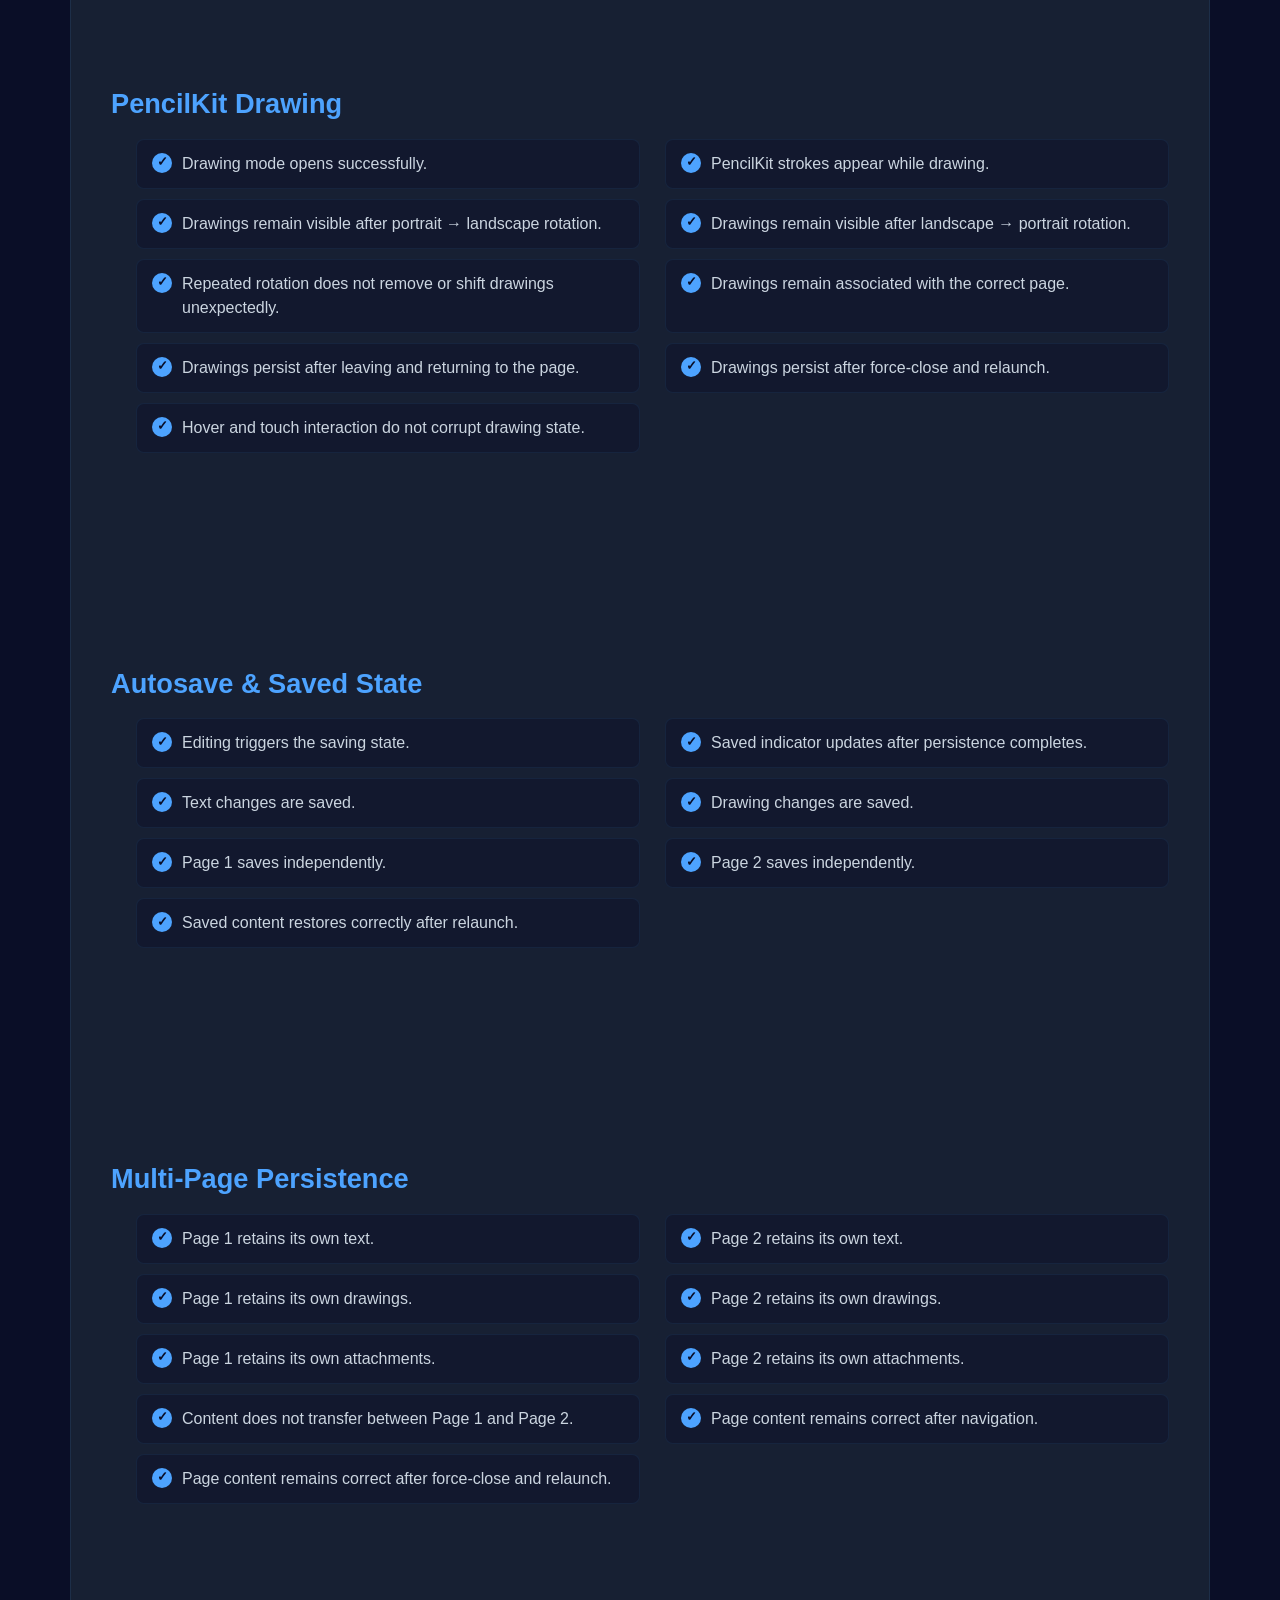
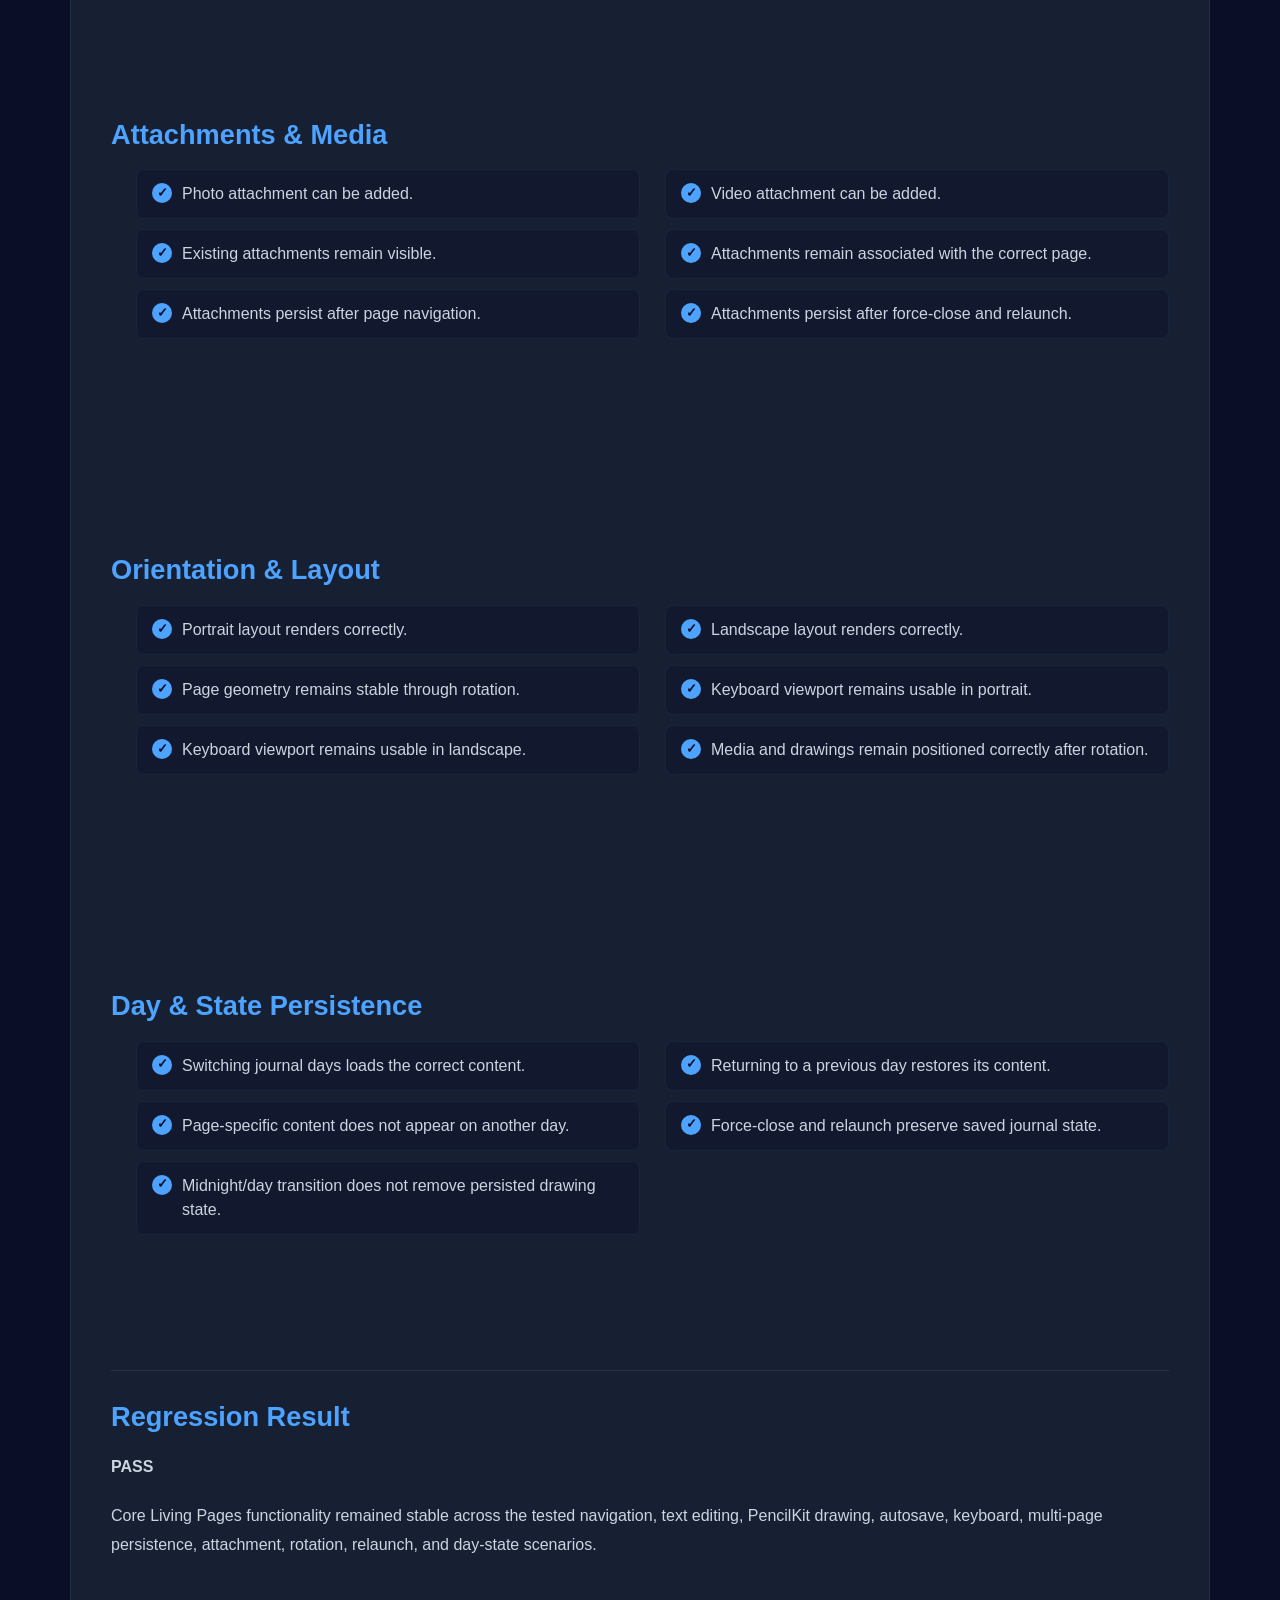
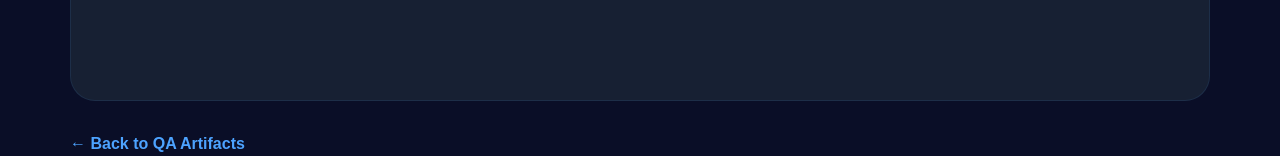
<file: pages/rc-001-living-pages-regression-checklist.html>
<!DOCTYPE html>

<html lang="en">
<head>
<meta charset="UTF-8">
<meta name="viewport" content="width=device-width, initial-scale=1.0">
<title>RC-001 Regression Checklist | Whitney Frisby</title>
<link rel="stylesheet" href="../css/style.css">
</head>

<body>

<header>
<nav>
<h2>Whitney Frisby</h2>
<ul>
<li><a href="../index.html#about">About</a></li>
<li><a href="../index.html#skills">Skills</a></li>
<li><a href="../index.html#projects">Projects</a></li>
<li><a href="../index.html#case-studies">Case Studies</a></li>
<li><a href="../index.html#qa-artifacts">Artifacts</a></li>
<li><a href="../index.html#contact">Contact</a></li>
</ul>
</nav>
</header>

<main id="test-case-page">

<div class="test-case-header">
<h1>RC-001 — Living Pages Core Regression Checklist</h1>

<dl class="test-case-meta">
<div><dt>Checklist ID</dt><dd>RC-001</dd></div>
<div><dt>Application</dt><dd>Living Pages</dd></div>
<div><dt>Test Type</dt><dd>Regression / Functional / Persistence</dd></div>
<div><dt>Platform</dt><dd>iOS / iPadOS</dd></div>
<div><dt>Test Environment</dt><dd>Physical Device</dd></div>
<div><dt>Overall Status</dt><dd>PASS</dd></div>
</dl>
</div>

<article class="test-case-content">

<div class="regression-checklist-intro">
<h2>Purpose</h2>
<p>Verify that core Living Pages functionality continues to work after code changes, bug fixes, persistence updates, layout changes, and multi-page feature work.</p>
<p>This checklist is intended to catch regressions across the areas most affected by recent development.</p>
</div>

<section class="checklist-category">
<h2>Launch &amp; Navigation</h2>
<ul class="checklist-items">
<li><span class="checklist-check" aria-hidden="true">✓</span>Application launches successfully.</li>
<li><span class="checklist-check" aria-hidden="true">✓</span>Current journal day loads correctly.</li>
<li><span class="checklist-check" aria-hidden="true">✓</span>Previous-day navigation works.</li>
<li><span class="checklist-check" aria-hidden="true">✓</span>Next-day navigation works when available.</li>
<li><span class="checklist-check" aria-hidden="true">✓</span>Same-day Page 1 / Page 2 navigation works.</li>
<li><span class="checklist-check" aria-hidden="true">✓</span>Correct page number is shown.</li>
<li><span class="checklist-check" aria-hidden="true">✓</span>Relaunch returns to the expected saved page state.</li>
</ul>
</section>

<section class="checklist-category">
<h2>Text Editing</h2>
<ul class="checklist-items">
<li><span class="checklist-check" aria-hidden="true">✓</span>Text can be entered and edited.</li>
<li><span class="checklist-check" aria-hidden="true">✓</span>Text remains aligned with the writing area.</li>
<li><span class="checklist-check" aria-hidden="true">✓</span>Text remains visible when the keyboard appears.</li>
<li><span class="checklist-check" aria-hidden="true">✓</span>Bottom writing area remains accessible.</li>
<li><span class="checklist-check" aria-hidden="true">✓</span>Portrait keyboard behavior works.</li>
<li><span class="checklist-check" aria-hidden="true">✓</span>Landscape keyboard behavior works.</li>
<li><span class="checklist-check" aria-hidden="true">✓</span>Text persists after page navigation.</li>
<li><span class="checklist-check" aria-hidden="true">✓</span>Text persists after force-close and relaunch.</li>
</ul>
</section>

<section class="checklist-category">
<h2>PencilKit Drawing</h2>
<ul class="checklist-items">
<li><span class="checklist-check" aria-hidden="true">✓</span>Drawing mode opens successfully.</li>
<li><span class="checklist-check" aria-hidden="true">✓</span>PencilKit strokes appear while drawing.</li>
<li><span class="checklist-check" aria-hidden="true">✓</span>Drawings remain visible after portrait → landscape rotation.</li>
<li><span class="checklist-check" aria-hidden="true">✓</span>Drawings remain visible after landscape → portrait rotation.</li>
<li><span class="checklist-check" aria-hidden="true">✓</span>Repeated rotation does not remove or shift drawings unexpectedly.</li>
<li><span class="checklist-check" aria-hidden="true">✓</span>Drawings remain associated with the correct page.</li>
<li><span class="checklist-check" aria-hidden="true">✓</span>Drawings persist after leaving and returning to the page.</li>
<li><span class="checklist-check" aria-hidden="true">✓</span>Drawings persist after force-close and relaunch.</li>
<li><span class="checklist-check" aria-hidden="true">✓</span>Hover and touch interaction do not corrupt drawing state.</li>
</ul>
</section>

<section class="checklist-category">
<h2>Autosave &amp; Saved State</h2>
<ul class="checklist-items">
<li><span class="checklist-check" aria-hidden="true">✓</span>Editing triggers the saving state.</li>
<li><span class="checklist-check" aria-hidden="true">✓</span>Saved indicator updates after persistence completes.</li>
<li><span class="checklist-check" aria-hidden="true">✓</span>Text changes are saved.</li>
<li><span class="checklist-check" aria-hidden="true">✓</span>Drawing changes are saved.</li>
<li><span class="checklist-check" aria-hidden="true">✓</span>Page 1 saves independently.</li>
<li><span class="checklist-check" aria-hidden="true">✓</span>Page 2 saves independently.</li>
<li><span class="checklist-check" aria-hidden="true">✓</span>Saved content restores correctly after relaunch.</li>
</ul>
</section>

<section class="checklist-category">
<h2>Multi-Page Persistence</h2>
<ul class="checklist-items">
<li><span class="checklist-check" aria-hidden="true">✓</span>Page 1 retains its own text.</li>
<li><span class="checklist-check" aria-hidden="true">✓</span>Page 2 retains its own text.</li>
<li><span class="checklist-check" aria-hidden="true">✓</span>Page 1 retains its own drawings.</li>
<li><span class="checklist-check" aria-hidden="true">✓</span>Page 2 retains its own drawings.</li>
<li><span class="checklist-check" aria-hidden="true">✓</span>Page 1 retains its own attachments.</li>
<li><span class="checklist-check" aria-hidden="true">✓</span>Page 2 retains its own attachments.</li>
<li><span class="checklist-check" aria-hidden="true">✓</span>Content does not transfer between Page 1 and Page 2.</li>
<li><span class="checklist-check" aria-hidden="true">✓</span>Page content remains correct after navigation.</li>
<li><span class="checklist-check" aria-hidden="true">✓</span>Page content remains correct after force-close and relaunch.</li>
</ul>
</section>

<section class="checklist-category">
<h2>Attachments &amp; Media</h2>
<ul class="checklist-items">
<li><span class="checklist-check" aria-hidden="true">✓</span>Photo attachment can be added.</li>
<li><span class="checklist-check" aria-hidden="true">✓</span>Video attachment can be added.</li>
<li><span class="checklist-check" aria-hidden="true">✓</span>Existing attachments remain visible.</li>
<li><span class="checklist-check" aria-hidden="true">✓</span>Attachments remain associated with the correct page.</li>
<li><span class="checklist-check" aria-hidden="true">✓</span>Attachments persist after page navigation.</li>
<li><span class="checklist-check" aria-hidden="true">✓</span>Attachments persist after force-close and relaunch.</li>
</ul>
</section>

<section class="checklist-category">
<h2>Orientation &amp; Layout</h2>
<ul class="checklist-items">
<li><span class="checklist-check" aria-hidden="true">✓</span>Portrait layout renders correctly.</li>
<li><span class="checklist-check" aria-hidden="true">✓</span>Landscape layout renders correctly.</li>
<li><span class="checklist-check" aria-hidden="true">✓</span>Page geometry remains stable through rotation.</li>
<li><span class="checklist-check" aria-hidden="true">✓</span>Keyboard viewport remains usable in portrait.</li>
<li><span class="checklist-check" aria-hidden="true">✓</span>Keyboard viewport remains usable in landscape.</li>
<li><span class="checklist-check" aria-hidden="true">✓</span>Media and drawings remain positioned correctly after rotation.</li>
</ul>
</section>

<section class="checklist-category">
<h2>Day &amp; State Persistence</h2>
<ul class="checklist-items">
<li><span class="checklist-check" aria-hidden="true">✓</span>Switching journal days loads the correct content.</li>
<li><span class="checklist-check" aria-hidden="true">✓</span>Returning to a previous day restores its content.</li>
<li><span class="checklist-check" aria-hidden="true">✓</span>Page-specific content does not appear on another day.</li>
<li><span class="checklist-check" aria-hidden="true">✓</span>Force-close and relaunch preserve saved journal state.</li>
<li><span class="checklist-check" aria-hidden="true">✓</span>Midnight/day transition does not remove persisted drawing state.</li>
</ul>
</section>

<section class="regression-result">
<h2>Regression Result</h2>
<p class="test-case-status">PASS</p>
<p>Core Living Pages functionality remained stable across the tested navigation, text editing, PencilKit drawing, autosave, keyboard, multi-page persistence, attachment, rotation, relaunch, and day-state scenarios.</p>
</section>

</article>

<a class="back-to-artifacts" href="../index.html#qa-artifacts">← Back to QA Artifacts</a>

</main>

</body>
</html>
</file>
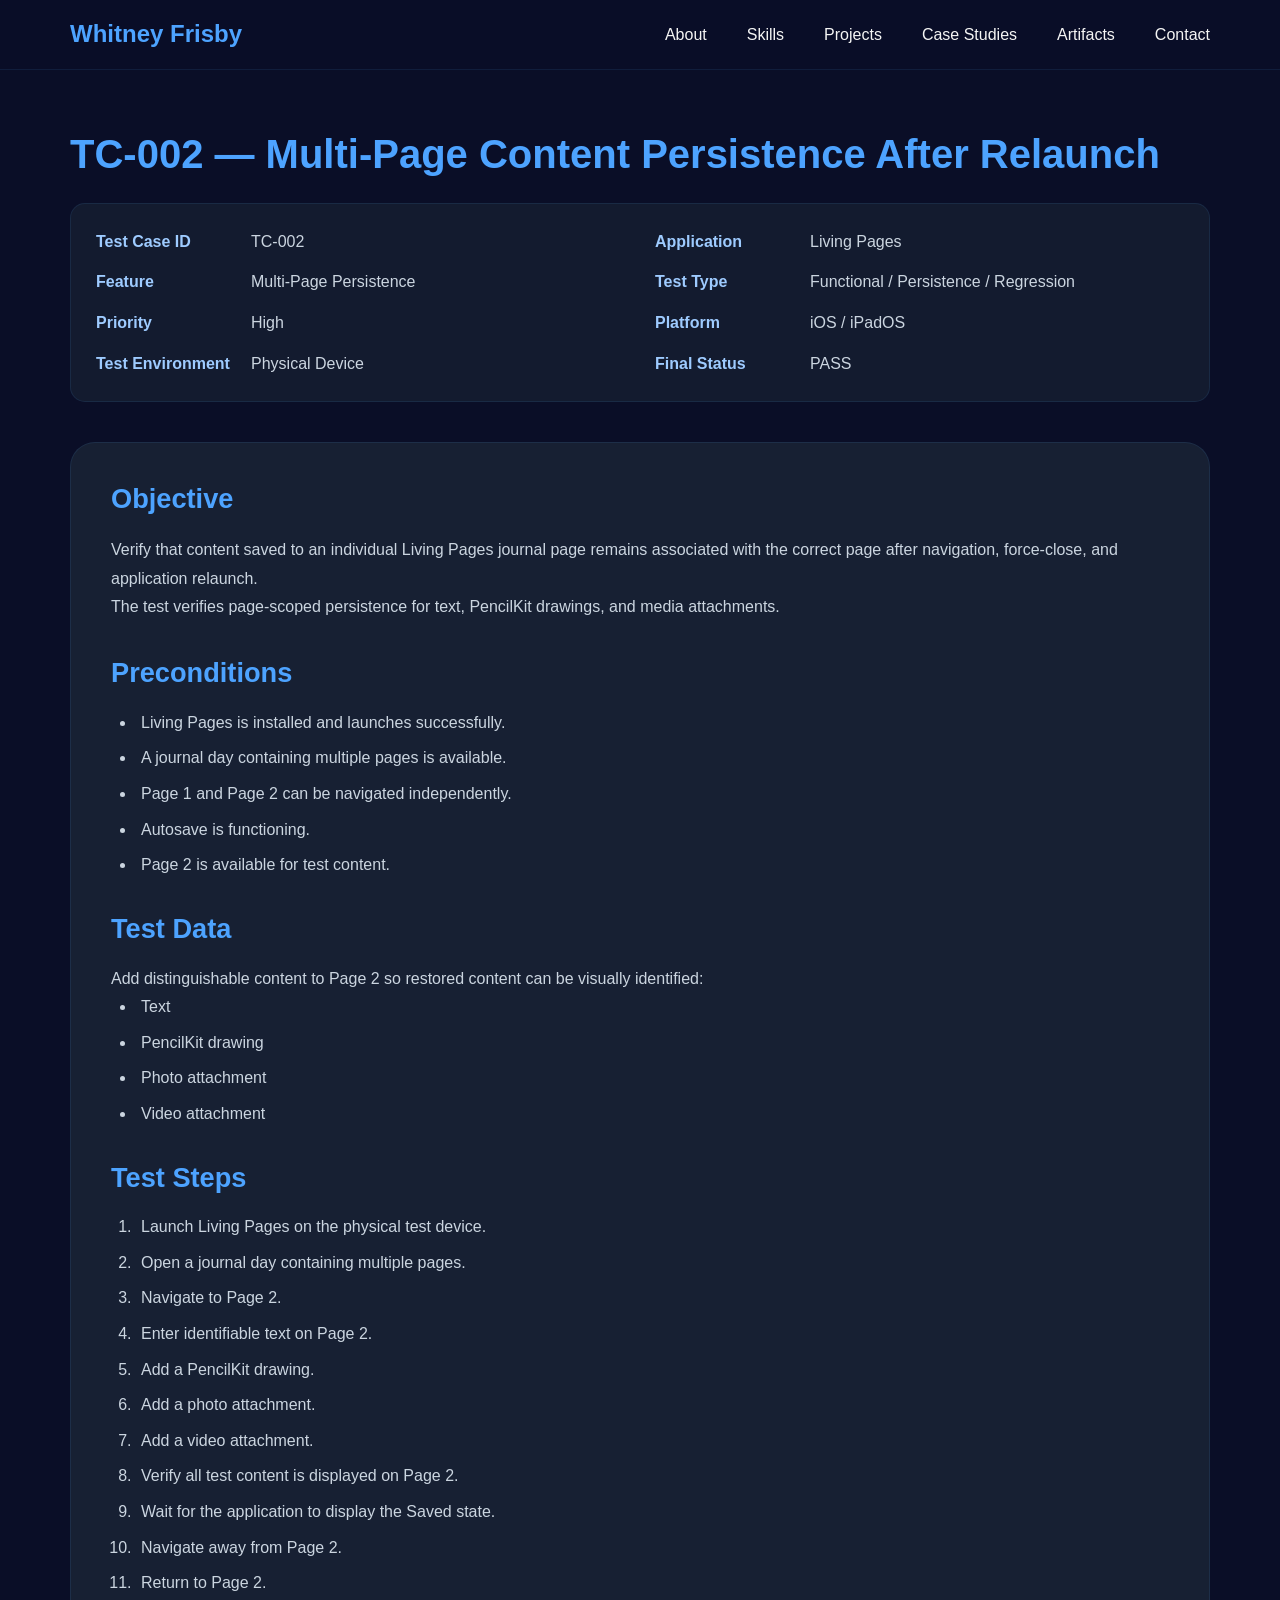
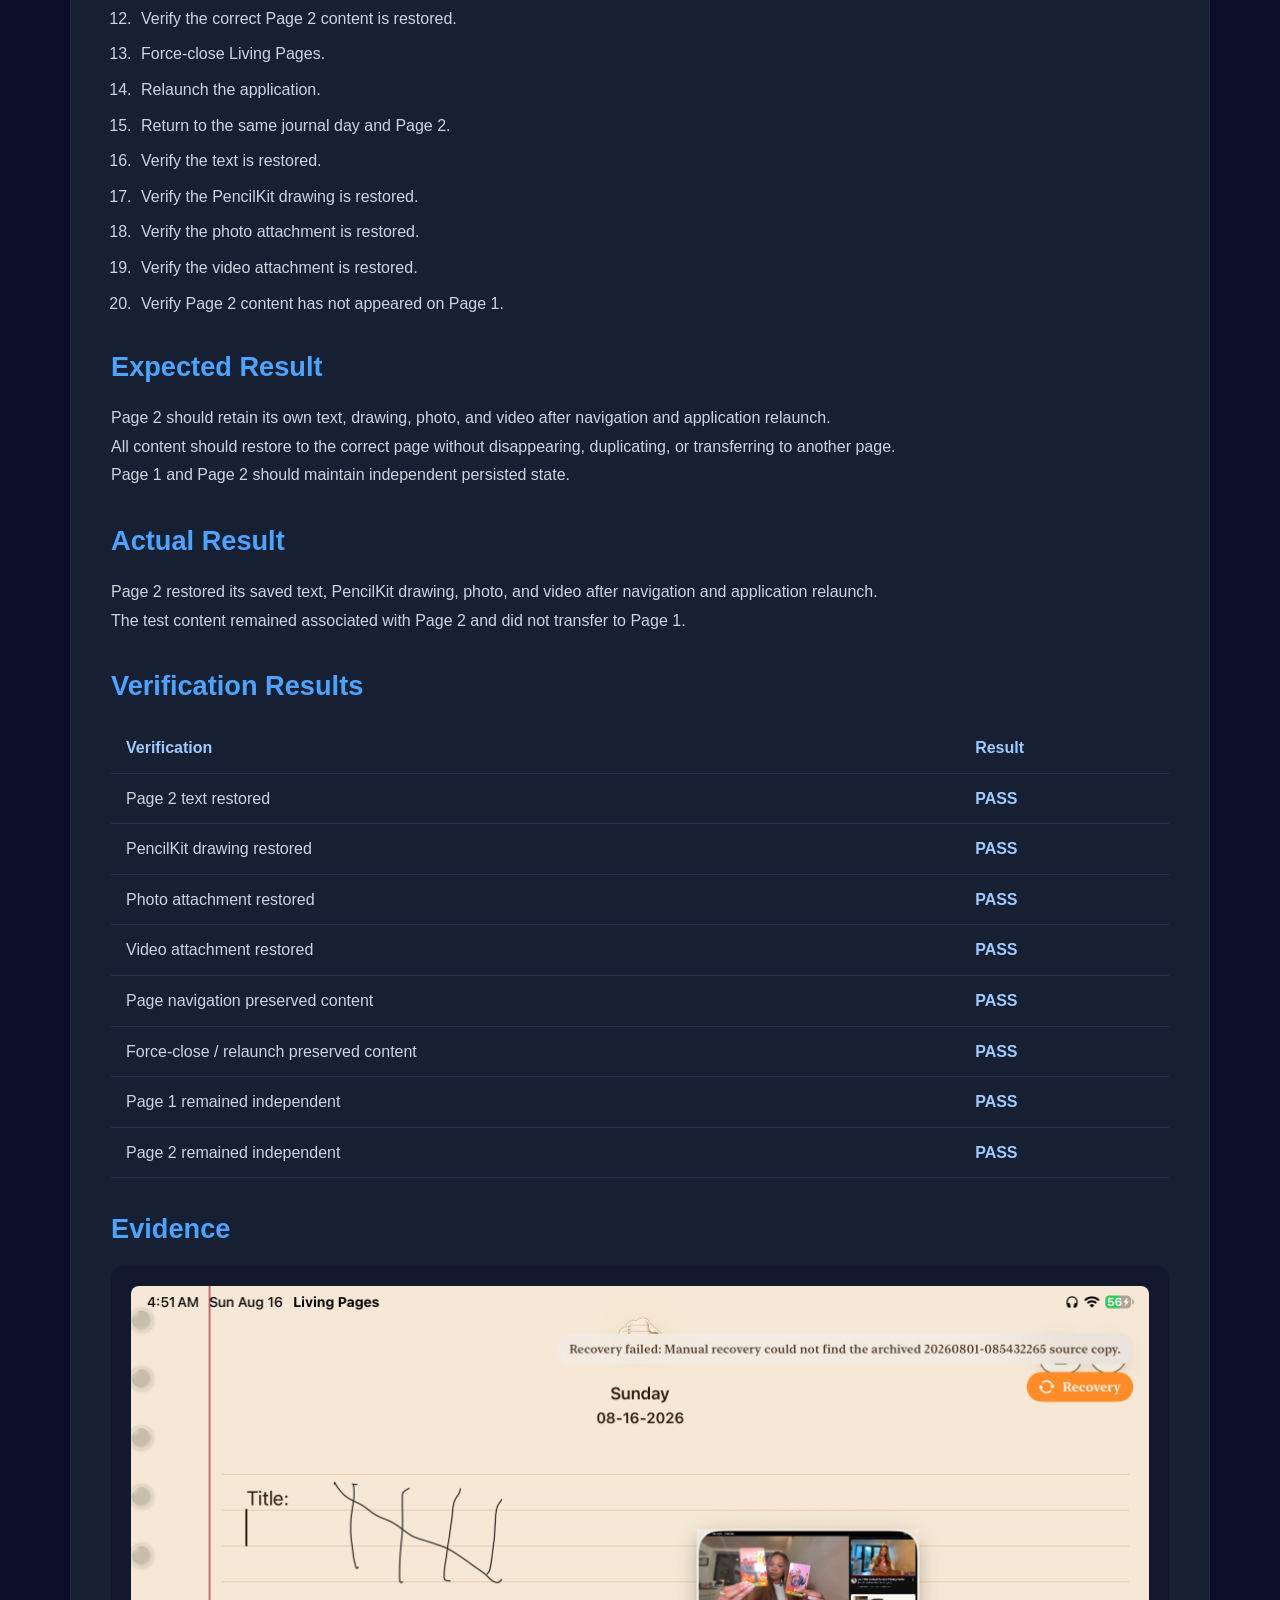
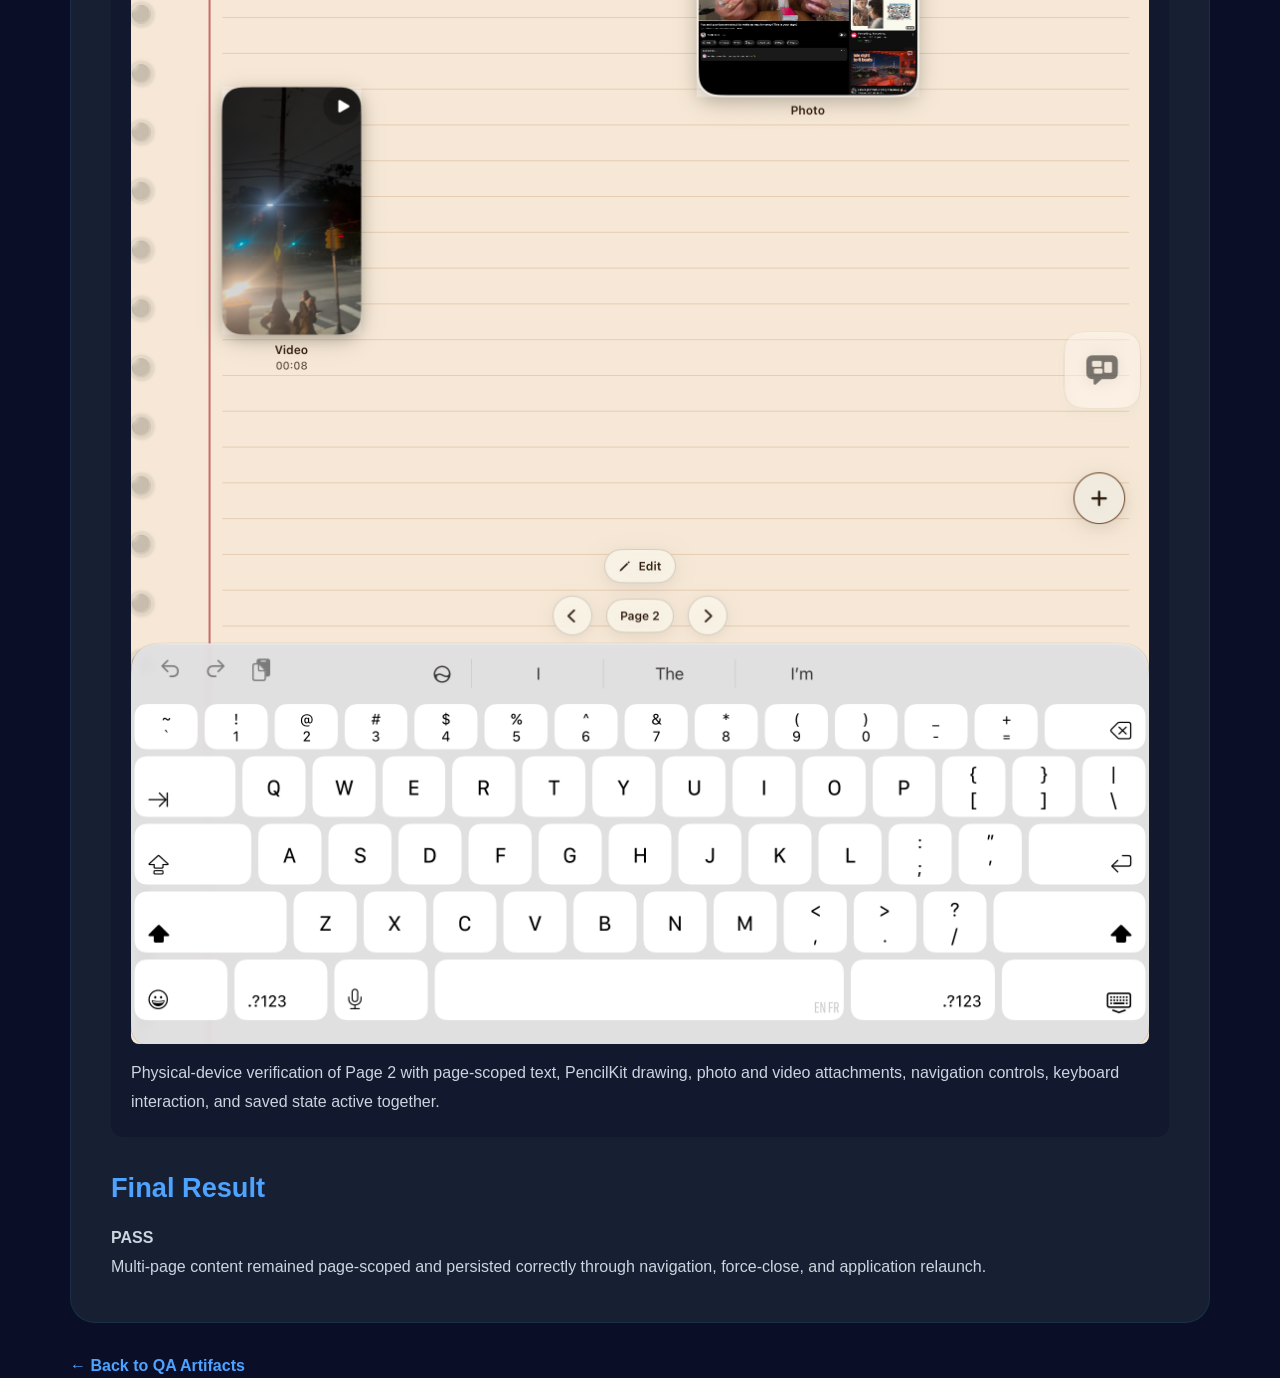
<file: pages/tc-002-page-persistence.html>
<!DOCTYPE html>

<html lang="en">
<head>
<meta charset="UTF-8">
<meta name="viewport" content="width=device-width, initial-scale=1.0">
<title>TC-002 Test Case | Whitney Frisby</title>
<link rel="stylesheet" href="../css/style.css">
</head>

<body>

<header>
<nav>
<h2>Whitney Frisby</h2>
<ul>
<li><a href="../index.html#about">About</a></li>
<li><a href="../index.html#skills">Skills</a></li>
<li><a href="../index.html#projects">Projects</a></li>
<li><a href="../index.html#case-studies">Case Studies</a></li>
<li><a href="../index.html#qa-artifacts">Artifacts</a></li>
<li><a href="../index.html#contact">Contact</a></li>
</ul>
</nav>
</header>

<main id="test-case-page">

<div class="test-case-header">
<h1>TC-002 — Multi-Page Content Persistence After Relaunch</h1>

<dl class="test-case-meta">
<div><dt>Test Case ID</dt><dd>TC-002</dd></div>
<div><dt>Application</dt><dd>Living Pages</dd></div>
<div><dt>Feature</dt><dd>Multi-Page Persistence</dd></div>
<div><dt>Test Type</dt><dd>Functional / Persistence / Regression</dd></div>
<div><dt>Priority</dt><dd>High</dd></div>
<div><dt>Platform</dt><dd>iOS / iPadOS</dd></div>
<div><dt>Test Environment</dt><dd>Physical Device</dd></div>
<div><dt>Final Status</dt><dd>PASS</dd></div>
</dl>
</div>

<article class="test-case-content">

<h2>Objective</h2>
<p>Verify that content saved to an individual Living Pages journal page remains associated with the correct page after navigation, force-close, and application relaunch.</p>
<p>The test verifies page-scoped persistence for text, PencilKit drawings, and media attachments.</p>

<h2>Preconditions</h2>
<ul>
<li>Living Pages is installed and launches successfully.</li>
<li>A journal day containing multiple pages is available.</li>
<li>Page 1 and Page 2 can be navigated independently.</li>
<li>Autosave is functioning.</li>
<li>Page 2 is available for test content.</li>
</ul>

<h2>Test Data</h2>
<p>Add distinguishable content to Page 2 so restored content can be visually identified:</p>
<ul>
<li>Text</li>
<li>PencilKit drawing</li>
<li>Photo attachment</li>
<li>Video attachment</li>
</ul>

<h2>Test Steps</h2>
<ol>
<li>Launch Living Pages on the physical test device.</li>
<li>Open a journal day containing multiple pages.</li>
<li>Navigate to Page 2.</li>
<li>Enter identifiable text on Page 2.</li>
<li>Add a PencilKit drawing.</li>
<li>Add a photo attachment.</li>
<li>Add a video attachment.</li>
<li>Verify all test content is displayed on Page 2.</li>
<li>Wait for the application to display the Saved state.</li>
<li>Navigate away from Page 2.</li>
<li>Return to Page 2.</li>
<li>Verify the correct Page 2 content is restored.</li>
<li>Force-close Living Pages.</li>
<li>Relaunch the application.</li>
<li>Return to the same journal day and Page 2.</li>
<li>Verify the text is restored.</li>
<li>Verify the PencilKit drawing is restored.</li>
<li>Verify the photo attachment is restored.</li>
<li>Verify the video attachment is restored.</li>
<li>Verify Page 2 content has not appeared on Page 1.</li>
</ol>

<h2>Expected Result</h2>
<p>Page 2 should retain its own text, drawing, photo, and video after navigation and application relaunch.</p>
<p>All content should restore to the correct page without disappearing, duplicating, or transferring to another page.</p>
<p>Page 1 and Page 2 should maintain independent persisted state.</p>

<h2>Actual Result</h2>
<p>Page 2 restored its saved text, PencilKit drawing, photo, and video after navigation and application relaunch.</p>
<p>The test content remained associated with Page 2 and did not transfer to Page 1.</p>

<h2>Verification Results</h2>
<table class="test-case-results">
<thead><tr><th>Verification</th><th>Result</th></tr></thead>
<tbody>
<tr><td>Page 2 text restored</td><td>PASS</td></tr>
<tr><td>PencilKit drawing restored</td><td>PASS</td></tr>
<tr><td>Photo attachment restored</td><td>PASS</td></tr>
<tr><td>Video attachment restored</td><td>PASS</td></tr>
<tr><td>Page navigation preserved content</td><td>PASS</td></tr>
<tr><td>Force-close / relaunch preserved content</td><td>PASS</td></tr>
<tr><td>Page 1 remained independent</td><td>PASS</td></tr>
<tr><td>Page 2 remained independent</td><td>PASS</td></tr>
</tbody>
</table>

<h2>Evidence</h2>
<div class="test-case-evidence">
<img class="test-case-evidence-image" src="../images/qa-artifacts/tc-002-page-persistence/01-page-2-persistence-verification.png" alt="Physical-device verification of Page 2 with page-scoped text, PencilKit drawing, photo and video attachments, navigation controls, keyboard interaction, and saved state active together.">
<p class="test-case-evidence-caption">Physical-device verification of Page 2 with page-scoped text, PencilKit drawing, photo and video attachments, navigation controls, keyboard interaction, and saved state active together.</p>
</div>

<h2>Final Result</h2>
<p class="test-case-status">PASS</p>
<p>Multi-page content remained page-scoped and persisted correctly through navigation, force-close, and application relaunch.</p>

</article>

<a class="back-to-artifacts" href="../index.html#qa-artifacts">← Back to QA Artifacts</a>

</main>

</body>
</html>
</file>
<file: css/style.css>
/* ==================== GLOBAL STYLES ==================== */

* {
  margin: 0;
  padding: 0;
  box-sizing: border-box;
}

body {
  font-family: -apple-system, BlinkMacSystemFont, 'Segoe UI', Roboto, 'Helvetica Neue', Arial, sans-serif;
  background-color: #0a0e27;
  color: #f5f5f5;
  line-height: 1.6;
}

h1, h2, h3, h4, h5, h6 {
  font-weight: 600;
  line-height: 1.2;
}

a {
  color: inherit;
  text-decoration: none;
}

button {
  font-family: inherit;
  cursor: pointer;
  border: none;
  border-radius: 8px;
  padding: 12px 24px;
  font-weight: 600;
  transition: all 0.3s ease;
}

/* ==================== HEADER & NAVIGATION ==================== */

header {
  background-color: rgba(10, 14, 39, 0.95);
  backdrop-filter: blur(10px);
  position: sticky;
  top: 0;
  z-index: 100;
  border-bottom: 1px solid rgba(77, 163, 255, 0.1);
}

nav {
  max-width: 1200px;
  margin: 0 auto;
  padding: 20px 30px;
  display: flex;
  justify-content: space-between;
  align-items: center;
}

nav h2 {
  font-size: 1.5rem;
  color: #4da3ff;
}

nav ul {
  display: flex;
  list-style: none;
  gap: 40px;
}

nav a {
  color: #f5f5f5;
  transition: color 0.3s ease;
  font-size: 1rem;
}

nav a:hover {
  color: #4da3ff;
}

/* ==================== MAIN & SECTIONS ==================== */

main {
  max-width: 1200px;
  margin: 0 auto;
  padding: 0 30px;
}

section {
  padding: 80px 0;
}

section h2 {
  font-size: 2.5rem;
  margin-bottom: 40px;
  color: #f5f5f5;
}

section h3 {
  color: #4da3ff;
  font-size: 1.5rem;
  margin-bottom: 20px;
}

section p {
  font-size: 1.1rem;
  color: #d1d5db;
  margin-bottom: 20px;
  line-height: 1.8;
}

/* ==================== HERO SECTION ==================== */

#hero {
  text-align: center;
  padding: 120px 30px;
  background: linear-gradient(135deg, rgba(77, 163, 255, 0.1) 0%, rgba(10, 14, 39, 0) 100%);
  border-radius: 20px;
  margin-top: 40px;
}

#hero > p:first-child {
  color: #4da3ff;
  font-size: 0.9rem;
  text-transform: uppercase;
  letter-spacing: 2px;
  margin-bottom: 20px;
  font-weight: 700;
}

#hero h1 {
  font-size: 3.5rem;
  margin-bottom: 30px;
  color: #f5f5f5;
  line-height: 1.2;
}

#hero > p:nth-of-type(2) {
  font-size: 1.2rem;
  color: #a0aec0;
  max-width: 600px;
  margin: 0 auto 40px;
}

#hero div {
  display: flex;
  gap: 20px;
  justify-content: center;
  flex-wrap: wrap;
}

#hero button {
  background-color: #4da3ff;
  color: #0a0e27;
  padding: 14px 32px;
  font-size: 1rem;
  border-radius: 8px;
  font-weight: 700;
  transition: all 0.3s ease;
}

#hero button:hover {
  background-color: #3d8ae6;
  transform: translateY(-2px);
  box-shadow: 0 10px 20px rgba(77, 163, 255, 0.2);
}

#hero a:nth-child(2) button {
  background-color: transparent;
  color: #4da3ff;
  border: 2px solid #4da3ff;
}

#hero a:nth-child(2) button:hover {
  background-color: #4da3ff;
  color: #0a0e27;
}

/* ==================== ABOUT SECTION ==================== */

#about {
  background-color: rgba(23, 32, 51, 0.5);
  border-radius: 20px;
  padding: 60px 40px;
  margin-bottom: 60px;
}

#about h2 {
  color: #4da3ff;
  text-align: center;
  margin-bottom: 50px;
}

#about p {
  max-width: 900px;
  margin: 0 auto 30px;
  font-size: 1.1rem;
  text-align: center;
  color: #cbd5e0;
}

/* ==================== PROJECTS SECTION (LIVING PAGES INTRO) ==================== */

#projects {
  margin-bottom: 60px;
}

#projects h2 {
  color: #4da3ff;
  font-size: 2.5rem;
  margin-bottom: 30px;
}

#projects h3 {
  color: #9ecbff;
  font-size: 1.3rem;
  margin-bottom: 25px;
  margin-top: 25px;
}

#projects > p {
  font-size: 1.1rem;
  color: #cbd5e0;
  margin-bottom: 25px;
  line-height: 1.8;
}

#projects ul {
  list-style: none;
  margin: 30px 0;
  padding: 0;
}

#projects li {
  color: #a0aec0;
  margin-bottom: 12px;
  padding-left: 25px;
  position: relative;
}

#projects li:before {
  content: '▸';
  position: absolute;
  left: 0;
  color: #4da3ff;
  font-weight: bold;
}

/* ==================== SKILLS SECTION ==================== */

#skills {
  max-width: 1100px;
  margin: auto;
  padding: 80px 0;
}

#skills h2 {
  font-size: 2.5rem;
  margin-bottom: 40px;
}

.skills-container {
  display: grid;
  grid-template-columns: repeat(3, 1fr);
  gap: 25px;
}

.skill-card {
  background: #162235;
  padding: 30px;
  border-radius: 20px;
  transition: all 0.3s ease;
  border: 1px solid rgba(77, 163, 255, 0.1);
}

.skill-card:hover {
  background: #1a2d47;
  border-color: rgba(77, 163, 255, 0.3);
  transform: translateY(-5px);
  box-shadow: 0 10px 30px rgba(77, 163, 255, 0.15);
}

.skill-card h3 {
  color: #4da3ff;
  margin-bottom: 20px;
  font-size: 1.3rem;
}

.skill-card ul {
  padding-left: 20px;
  list-style: none;
}

.skill-card li {
  margin-bottom: 10px;
  color: #cbd5e0;
  position: relative;
  padding-left: 15px;
}

.skill-card li:before {
  content: '◆';
  position: absolute;
  left: 0;
  color: #4da3ff;
  font-size: 0.6rem;
}



/* ==================== CASE STUDIES SECTION ==================== */

#case-studies {
  margin-top: 80px;
  margin-bottom: 60px;
}

#case-studies h2 {
  color: #f5f5f5;
  font-size: 2.5rem;
  margin-bottom: 50px;
}

.case-study-card {
  background-color: #172033;
  border-radius: 25px;
  padding: 40px;
  margin-bottom: 35px;
  color: #f5f5f5;
  border: 1px solid rgba(77, 163, 255, 0.1);
  transition: all 0.3s ease;
}

.case-study-card:hover {
  border-color: rgba(77, 163, 255, 0.3);
  box-shadow: 0 10px 30px rgba(77, 163, 255, 0.1);
}

.case-study-card h3 {
  color: #4da3ff;
  margin-bottom: 25px;
  font-size: 1.4rem;
}

.case-study-card p {
  color: #cbd5e0;
  margin-bottom: 15px;
  font-size: 1rem;
  line-height: 1.8;
}

.case-study-card strong {
  color: #9ecbff;
  font-weight: 600;
}

/* ==================== QA ARTIFACTS SECTION ==================== */

#qa-artifacts {
  margin-top: 80px;
  margin-bottom: 60px;
}

#qa-artifacts h2 {
  color: #f5f5f5;
  font-size: 2.5rem;
  margin-bottom: 50px;
}

.qa-artifact-card {
  background-color: #172033;
  border-radius: 25px;
  padding: 40px;
  color: #f5f5f5;
  border: 1px solid rgba(77, 163, 255, 0.1);
  transition: all 0.3s ease;
}

.qa-artifact-card:hover {
  border-color: rgba(77, 163, 255, 0.3);
  box-shadow: 0 10px 30px rgba(77, 163, 255, 0.1);
}

.qa-artifact-card h3 {
  color: #4da3ff;
  margin-bottom: 25px;
  font-size: 1.4rem;
}

.qa-artifact-card p {
  color: #cbd5e0;
  margin-bottom: 15px;
  font-size: 1rem;
  line-height: 1.8;
}

.qa-artifact-card strong {
  color: #9ecbff;
  font-weight: 600;
}

.artifact-status {
  color: #9ecbff;
  font-weight: 600;
}

.artifact-button {
  display: inline-block;
  margin-top: 10px;
  background-color: #4da3ff;
  color: #0a0e27;
  border-radius: 8px;
  padding: 12px 24px;
  font-weight: 700;
  transition: all 0.3s ease;
}

.artifact-button:hover {
  background-color: #3d8ae6;
  transform: translateY(-2px);
  box-shadow: 0 10px 20px rgba(77, 163, 255, 0.2);
}

/* ==================== QA TEST CASE PAGE ==================== */

#test-case-page {
  padding-top: 60px;
}

.test-case-header {
  margin-bottom: 40px;
}

.test-case-header h1 {
  color: #4da3ff;
  font-size: 2.5rem;
  margin-bottom: 25px;
}

.test-case-meta {
  display: grid;
  grid-template-columns: repeat(2, minmax(0, 1fr));
  gap: 15px 30px;
  margin: 0;
  padding: 25px;
  background-color: rgba(23, 32, 51, 0.75);
  border: 1px solid rgba(77, 163, 255, 0.1);
  border-radius: 15px;
}

.test-case-meta div {
  display: grid;
  grid-template-columns: 145px 1fr;
  gap: 10px;
}

.test-case-meta dt {
  color: #9ecbff;
  font-weight: 600;
}

.test-case-meta dd {
  color: #cbd5e0;
  margin: 0;
}

.test-case-content {
  background-color: #172033;
  border-radius: 25px;
  padding: 40px;
  border: 1px solid rgba(77, 163, 255, 0.1);
}

.test-case-content h2 {
  color: #4da3ff;
  font-size: 1.7rem;
  margin: 35px 0 20px;
}

.test-case-content h2:first-child {
  margin-top: 0;
}

.test-case-content p {
  color: #cbd5e0;
  font-size: 1rem;
  line-height: 1.8;
}

.test-case-content ul,
.test-case-content ol {
  color: #cbd5e0;
  margin: 0 0 20px 25px;
}

.test-case-content li {
  margin-bottom: 10px;
  padding-left: 5px;
}

.test-case-results {
  width: 100%;
  border-collapse: collapse;
  margin: 10px 0 20px;
  color: #cbd5e0;
}

.test-case-results th,
.test-case-results td {
  padding: 12px 15px;
  text-align: left;
  border-bottom: 1px solid rgba(77, 163, 255, 0.15);
}

.test-case-results th {
  color: #9ecbff;
  font-weight: 600;
}

.test-case-results td:last-child {
  color: #9ecbff;
  font-weight: 600;
}

.test-case-evidence {
  padding: 20px;
  background-color: rgba(10, 14, 39, 0.35);
  border-radius: 12px;
}

.test-case-evidence-image {
  display: block;
  width: 100%;
  max-width: 100%;
  height: auto;
  border-radius: 8px;
}

.test-case-evidence-caption {
  margin: 15px 0 0;
  color: #a0aec0;
  font-size: 0.95rem;
  line-height: 1.6;
}

.test-case-status {
  color: #9ecbff;
  font-size: 1.3rem;
  font-weight: 700;
}

.back-to-artifacts {
  display: inline-block;
  margin-top: 30px;
  color: #4da3ff;
  font-weight: 600;
}

.back-to-artifacts:hover {
  color: #3d8ae6;
  text-decoration: underline;
}

/* ==================== REGRESSION CHECKLIST PAGE ==================== */

.regression-checklist-intro {
  margin-bottom: 35px;
}

.regression-checklist-intro p:last-child {
  margin-bottom: 0;
}

.checklist-category {
  margin-top: 35px;
}

.checklist-category:first-child {
  margin-top: 0;
}

.checklist-category h2 {
  margin-bottom: 18px;
}

.checklist-items {
  display: grid;
  grid-template-columns: repeat(2, minmax(0, 1fr));
  gap: 10px 25px;
  list-style: none;
  margin: 0;
  padding: 0;
}

.checklist-items li {
  display: flex;
  align-items: flex-start;
  gap: 10px;
  margin: 0;
  padding: 12px 15px;
  color: #cbd5e0;
  background-color: rgba(10, 14, 39, 0.35);
  border: 1px solid rgba(77, 163, 255, 0.08);
  border-radius: 8px;
  line-height: 1.5;
}

.checklist-check {
  flex: 0 0 auto;
  color: #0a0e27;
  background-color: #4da3ff;
  border-radius: 50%;
  width: 20px;
  height: 20px;
  display: inline-flex;
  align-items: center;
  justify-content: center;
  font-size: 0.8rem;
  font-weight: 700;
  line-height: 1;
  margin-top: 1px;
}

.regression-result {
  margin-top: 35px;
  padding-top: 30px;
  border-top: 1px solid rgba(77, 163, 255, 0.15);
}

.regression-result h2 {
  margin-top: 0;
}

/* ==================== CONTACT SECTION ==================== */

#contact {
  background-color: #172033;
  color: #f5f5f5;
  border-radius: 25px;
  padding: 50px;
  margin-top: 80px;
  margin-bottom: 50px;
  text-align: center;
  border: 1px solid rgba(77, 163, 255, 0.1);
}

#contact h2 {
  color: #4da3ff;
  font-size: 2rem;
  margin-bottom: 30px;
}

#contact p {
  color: #cbd5e0;
  font-size: 1.1rem;
  margin-bottom: 20px;
}

#contact a {
  color: #4da3ff;
  text-decoration: none;
  font-weight: 600;
  transition: color 0.3s ease;
}

#contact a:hover {
  color: #3d8ae6;
  text-decoration: underline;
}

/* ==================== RESPONSIVE DESIGN ==================== */

@media (max-width: 1024px) {
  nav ul {
    gap: 30px;
  }

  #hero h1 {
    font-size: 2.8rem;
  }

  .skills-container {
    grid-template-columns: repeat(2, 1fr);
  }
}

@media (max-width: 768px) {
  nav {
    flex-direction: column;
    gap: 20px;
  }

  nav h2 {
    font-size: 1.3rem;
  }

  nav ul {
    flex-direction: column;
    gap: 15px;
    text-align: center;
  }

  nav a {
    font-size: 0.95rem;
  }

  section {
    padding: 50px 0;
  }

  section h2 {
    font-size: 2rem;
  }

  section h3 {
    font-size: 1.2rem;
  }

  #hero {
    padding: 80px 20px;
    margin-top: 20px;
  }

  #hero h1 {
    font-size: 2.2rem;
  }

  #hero > p:nth-of-type(2) {
    font-size: 1rem;
  }

  #hero div {
    flex-direction: column;
    align-items: center;
    gap: 15px;
  }

  #hero button {
    width: 100%;
    max-width: 250px;
  }

  #about {
    padding: 40px 25px;
  }

  #about p {
    font-size: 1rem;
  }

  .skills-container {
    grid-template-columns: 1fr;
    gap: 20px;
  }

  .skill-card {
    padding: 25px;
  }

  .case-study-card {
    padding: 30px 25px;
  }

  .case-study-card h3 {
    font-size: 1.2rem;
  }

  .case-study-card p {
    font-size: 0.95rem;
  }

  .qa-artifact-card {
    padding: 30px 25px;
  }

  .qa-artifact-card h3 {
    font-size: 1.2rem;
  }

  .qa-artifact-card p {
    font-size: 0.95rem;
  }

  #test-case-page {
    padding-top: 30px;
  }

  .test-case-header h1 {
    font-size: 2rem;
  }

  .test-case-content {
    padding: 30px 25px;
  }

  .test-case-meta {
    grid-template-columns: 1fr;
  }

  .checklist-items {
    grid-template-columns: 1fr;
  }

  #contact {
    padding: 40px 25px;
  }

  #contact h2 {
    font-size: 1.5rem;
  }

  #contact p {
    font-size: 1rem;
  }
}

@media (max-width: 480px) {
  main {
    padding: 0 20px;
  }

  nav {
    padding: 15px 20px;
  }

  nav h2 {
    font-size: 1.1rem;
  }

  nav a {
    font-size: 0.9rem;
  }

  section {
    padding: 30px 0;
  }

  section h2 {
    font-size: 1.6rem;
    margin-bottom: 25px;
  }

  section h3 {
    font-size: 1rem;
  }

  #hero {
    padding: 60px 15px;
  }

  #hero > p:first-child {
    font-size: 0.8rem;
  }

  #hero h1 {
    font-size: 1.8rem;
    margin-bottom: 20px;
  }

  #hero > p:nth-of-type(2) {
    font-size: 0.95rem;
    margin-bottom: 25px;
  }

  #hero button {
    padding: 12px 24px;
    font-size: 0.9rem;
  }

  #about {
    padding: 30px 20px;
    margin-bottom: 30px;
  }

  #about h2 {
    font-size: 1.5rem;
    margin-bottom: 25px;
  }

  #about p {
    font-size: 0.95rem;
    margin-bottom: 15px;
  }

  #projects > p {
    font-size: 1rem;
  }

  .skill-card {
    padding: 20px;
  }

  .skill-card h3 {
    font-size: 1.1rem;
    margin-bottom: 15px;
  }

  .skill-card li {
    font-size: 0.95rem;
    margin-bottom: 8px;
  }

  .case-study-card {
    padding: 20px;
    margin-bottom: 25px;
  }

  .case-study-card h3 {
    font-size: 1.1rem;
    margin-bottom: 15px;
  }

  .case-study-card p {
    font-size: 0.9rem;
    margin-bottom: 12px;
  }

  .qa-artifact-card {
    padding: 20px;
  }

  .qa-artifact-card h3 {
    font-size: 1.1rem;
    margin-bottom: 15px;
  }

  .qa-artifact-card p {
    font-size: 0.9rem;
    margin-bottom: 12px;
  }

  .test-case-header h1 {
    font-size: 1.6rem;
  }

  .test-case-content {
    padding: 20px;
  }

  .test-case-content h2 {
    font-size: 1.3rem;
  }

  .test-case-meta {
    padding: 20px;
  }

  .test-case-meta div {
    grid-template-columns: 1fr;
    gap: 2px;
  }

  .test-case-results th,
  .test-case-results td {
    padding: 10px 8px;
    font-size: 0.85rem;
  }

  #contact {
    padding: 30px 20px;
    margin-top: 50px;
    margin-bottom: 30px;
  }

  #contact h2 {
    font-size: 1.3rem;
  }

  #contact p {
    font-size: 0.95rem;
  }
}
</file>
